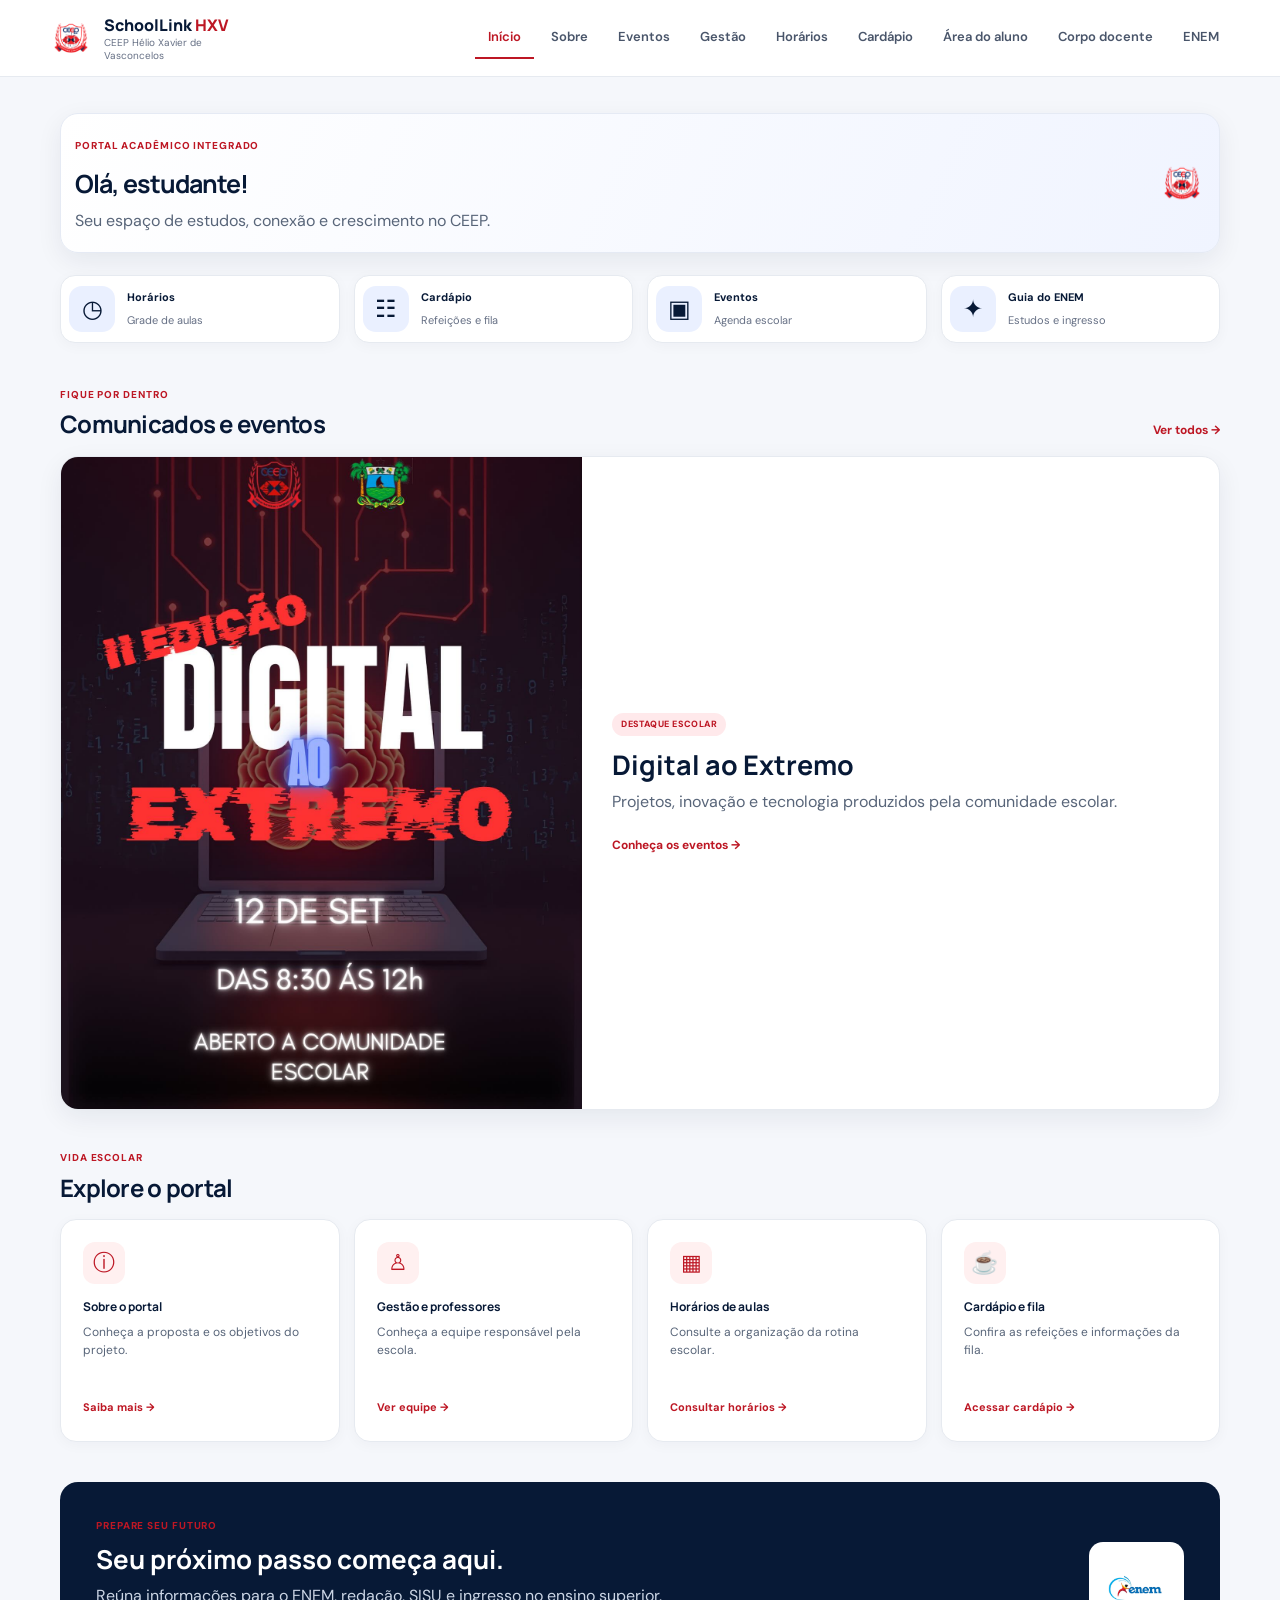
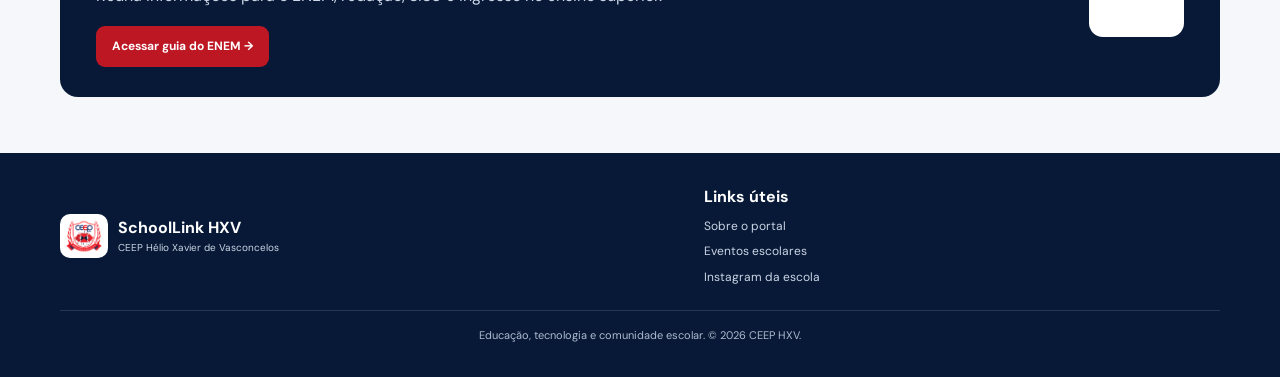
<file: index.html>
<!DOCTYPE html>
<html lang="pt-br"><head><meta charset="UTF-8"><meta name="viewport" content="width=device-width, initial-scale=1.0"><title>Início | SchoolLink HXV</title><link rel="stylesheet" href="style.css"><script src="JS.js" defer></script></head><body class="home-page">
<header class="site-header">
  
  <nav class="site-nav" aria-label="Navegação principal">
    <a class="brand" href="index.html"><img src="imagens/logo.png" alt="Brasão do CEEP"><span><strong>SchoolLink <em>HXV</em></strong><small>CEEP Hélio Xavier de Vasconcelos</small></span></a>
   
    <div class="desktop-links">
      <a href="index.html" class="active" data-page="index.html">Início</a>
      <a href="sobre.html" data-page="sobre.html">Sobre</a>
      <a href="eventos.html" data-page="eventos.html">Eventos</a>
      <a href="gestao.html" data-page="gestao.html">Gestão</a>
      <a href="horarios.html" data-page="horarios.html">Horários</a>
      <a href="cardapio.html" data-page="cardapio.html">Cardápio</a>
      <a href="alunos.html">Área do aluno</a>
      <a href="corpo-docente.html" aria-current="page">Corpo docente</a>
      <a href="guiaTreineiro.html" data-page="guiaTreineiro.html">ENEM</a>
    </div>
    
  </nav>
</header>
<nav class="mobile-nav" aria-label="Navegação mobile">
  <a href="index.html"  class="active" data-page="index.html"><span>⌂</span><small>Início</small></a>
  <a href="sobre.html" data-page="sobre.html"><span>ⓘ</span><small>Sobre</small></a>
  <a href="eventos.html" data-page="eventos.html"><span>▣</span><small>Eventos</small></a>
  <a href="gestao.html" data-page="gestao.html"><span>♙</span><small>Gestão</small></a>
  <a href="horarios.html" data-page="horarios.html"><span>◷</span><small>Horários</small></a>
  <a href="alunos.html" aria-current="page"><span aria-hidden="true">🎓</span><small>Aluno</small></a>
  <a href="corpo-docente.html"><span aria-hidden="true">🧑‍🏫</span><small>Docentes</small></a> 
  <a href="guiaTreineiro.html" data-page="guiaTreineiro.html">🕮<span> <small>ENEM</small></span></a>
</nav>
<main class="page-shell home-shell">
  <section class="welcome-panel"><div><span class="eyebrow">PORTAL ACADÊMICO INTEGRADO</span><h1>Olá, estudante!</h1><p>Seu espaço de estudos, conexão e crescimento no CEEP.</p></div><img src="imagens/logo.png" alt="Brasão do CEEP" class="welcome-seal"></section>
  <section class="quick-access" aria-label="Acesso rápido"><a href="horarios.html"><span class="quick-icon">◷</span><strong>Horários</strong><small>Grade de aulas</small></a><a href="cardapio.html"><span class="quick-icon">☷</span><strong>Cardápio</strong><small>Refeições e fila</small></a><a href="eventos.html"><span class="quick-icon">▣</span><strong>Eventos</strong><small>Agenda escolar</small></a><a href="guiaTreineiro.html"><span class="quick-icon">✦</span><strong>Guia do ENEM</strong><small>Estudos e ingresso</small></a></section>
  <section class="home-section"><div class="section-heading"><div><span class="eyebrow">FIQUE POR DENTRO</span><h2>Comunicados e eventos</h2></div><a class="text-link" href="eventos.html">Ver todos →</a></div><a class="event-feature" href="eventos.html"><img src="imagens/DIGITALEXTREMO.jpg" alt="Evento Digital ao Extremo"><div><span class="pill">DESTAQUE ESCOLAR</span><h3>Digital ao Extremo</h3><p>Projetos, inovação e tecnologia produzidos pela comunidade escolar.</p><span class="text-link">Conheça os eventos →</span></div></a></section>
  <section class="home-section"><div class="section-heading"><div><span class="eyebrow">VIDA ESCOLAR</span><h2>Explore o portal</h2></div></div><div class="portal-grid"><a href="sobre.html"><span>ⓘ</span><h3>Sobre o portal</h3><p>Conheça a proposta e os objetivos do projeto.</p><b>Saiba mais →</b></a><a href="gestao.html"><span>♙</span><h3>Gestão e professores</h3><p>Conheça a equipe responsável pela escola.</p><b>Ver equipe →</b></a><a href="horarios.html"><span>▦</span><h3>Horários de aulas</h3><p>Consulte a organização da rotina escolar.</p><b>Consultar horários →</b></a><a href="cardapio.html"><span>☕</span><h3>Cardápio e fila</h3><p>Confira as refeições e informações da fila.</p><b>Acessar cardápio →</b></a></div></section>
  <section class="study-banner"><div><span class="eyebrow">PREPARE SEU FUTURO</span><h2>Seu próximo passo começa aqui.</h2><p>Reúna informações para o ENEM, redação, SISU e ingresso no ensino superior.</p><a href="guiaTreineiro.html" class="primary-button">Acessar guia do ENEM →</a></div><img src="imagens/enem-logo.webp" alt="ENEM"></section>
</main>
<footer class="site-footer"><div class="footer-brand"><img
          src="imagens/logo.png" alt><div><strong>SchoolLink
            HXV</strong><small>CEEP Hélio Xavier de
            Vasconcelos</small></div></div><div><strong>Links úteis</strong><a
          href="sobre.html">Sobre o portal</a><a href="eventos.html">Eventos
          escolares</a><a href="https://www.instagram.com/ceephelioxavier/"
          target="_blank" rel="noreferrer">Instagram da
          escola</a></div><p>Educação, tecnologia e comunidade escolar. © 2026
        CEEP HXV.</p></footer>
  <script src="js/voltar-topo.js" defer></script>
</body></html>
</file>
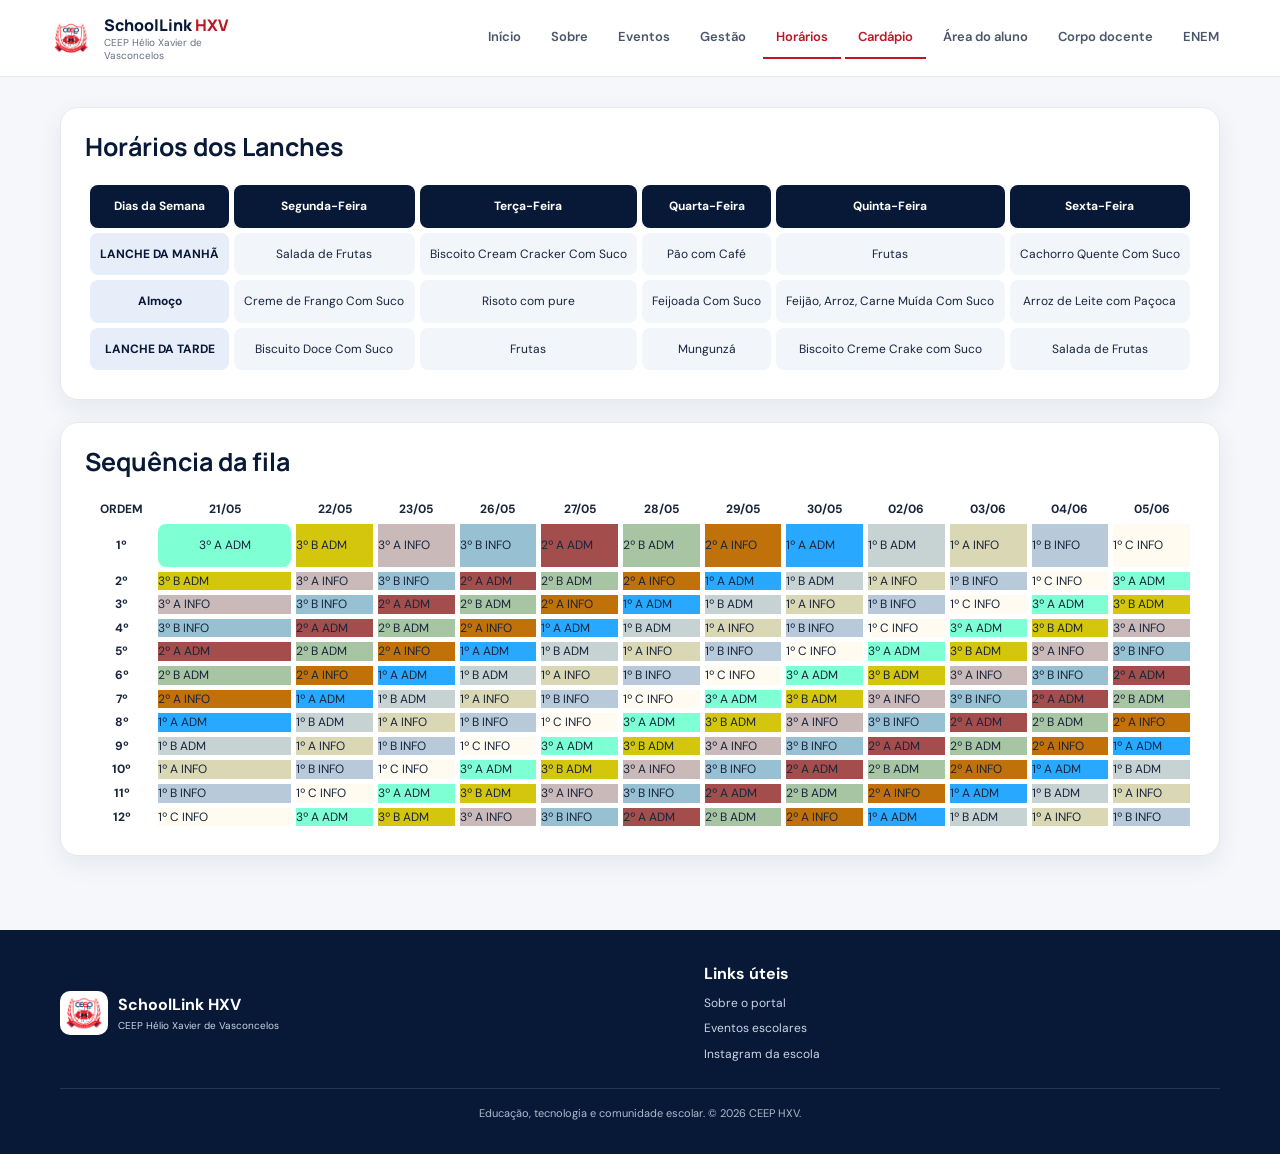
<file: cardapio.html>
<!DOCTYPE html>
<html lang="pt-br">

<head>
    <meta charset="UTF-8">
    <meta name="viewport" content="width=device-width, initial-scale=1.0">
    <title>Cardápio Escolar</title>
    <link rel="stylesheet" href="style.css">
    
    <script src="JS.js"></script>
</head>

<body>
    <header class="site-header">
  <nav class="site-nav" aria-label="Navegação principal">
    <a class="brand" href="index.html"><img src="imagens/logo.png" alt="Brasão do CEEP"><span><strong>SchoolLink <em>HXV</em></strong><small>CEEP Hélio Xavier de Vasconcelos</small></span></a>
    <div class="desktop-links">
        <a href="index.html" data-page="index.html">Início</a>
        <a href="sobre.html" data-page="sobre.html">Sobre</a>
        <a href="eventos.html" data-page="eventos.html">Eventos</a>
        <a href="gestao.html" data-page="gestao.html">Gestão</a>
        <a href="horarios.html" class="active" data-page="horarios.html">Horários</a>
        <a href="cardapio.html" data-page="cardapio.html">Cardápio</a>
        <a href="alunos.html">Área do aluno</a>
        <a href="corpo-docente.html" aria-current="page">Corpo docente</a>
        <a href="guiaTreineiro.html" data-page="guiaTreineiro.html">ENEM</a>
      </div>
  </nav>
</header>
<nav class="mobile-nav" aria-label="Navegação mobile">
  <a href="index.html" data-page="index.html"><span>⌂</span><small>Início</small></a>
  <a href="sobre.html" data-page="sobre.html"><span>ⓘ</span><small>Sobre</small></a>
  <a href="eventos.html" data-page="eventos.html"><span>▣</span><small>Eventos</small></a>
  <a href="gestao.html" data-page="gestao.html"><span>♙</span><small>Gestão</small></a>
  <a href="horarios.html" data-page="horarios.html"><span>◷</span><small>Horários</small></a>
  <a href="alunos.html"  aria-current="page"><span aria-hidden="true">🎓</span><small>Aluno</small></a>
  <a href="corpo-docente.html"><span aria-hidden="true">🧑‍🏫</span><small>Docentes</small></a> 
  <a href="guiaTreineiro.html" data-page="guiaTreineiro.html">🕮<span> <small>ENEM</small></span></a>
</nav>
    <main class="cardapio-main">
        <div class="cardapio-container">
            <h1 class="titulo-cardapio">Horários dos Lanches</h1>
            <table class="table-cardapio">
                <tr class="diasSemana-cardapio">
                    <td>Dias da Semana</td>
                    <td>Segunda-Feira</td>
                    <td>Terça-Feira</td>
                    <td>Quarta-Feira</td>
                    <td>Quinta-Feira</td>
                    <td>Sexta-Feira</td>
                </tr>
                <tr>
                    <td class="lanche-title">LANCHE DA MANHÃ</td>
                    <td class="lanche">Salada de Frutas</td>
                    <td class="lanche">Biscoito Cream Cracker Com Suco</td>
                    <td class="lanche">Pão com Café</td>
                    <td class="lanche">Frutas</td>
                    <td class="lanche">Cachorro Quente Com Suco</td>
                </tr>
                <tr>
                    <td class="almoco-title">Almoço</td>
                    <td class="almoco">Creme de Frango Com Suco</td>
                    <td class="almoco">Risoto com pure</td>
                    <td class="almoco">Feijoada Com Suco</td>
                    <td class="almoco">Feijão, Arroz, Carne Muída Com Suco</td>
                    <td class="almoco">Arroz de Leite com Paçoca</td>
                </tr>
                <tr>
                    <td class="lanche-title">LANCHE DA TARDE</td>
                    <td class="lanche">Biscuito Doce Com Suco</td>
                    <td class="lanche">Frutas</td>
                    <td class="lanche">Mungunzá</td>
                    <td class="lanche">Biscoito Creme Crake com Suco</td>
                    <td class="lanche">Salada de Frutas</td>
                </tr>
            </table>
        </div>


        <div class="fila-container">
            <h1 class="titulo-fila"> Sequência da fila</h1>
            <table class="fila-tabela">
                <tr>
                    <th>ORDEM</th>
                    <th>21/05</th>
                    <th>22/05</th>
                    <th>23/05</th>
                    <th>26/05</th>
                    <th>27/05</th>
                    <th>28/05</th>
                    <th>29/05</th>
                    <th>30/05</th>
                    <th>02/06</th>
                    <th>03/06</th>
                    <th>04/06</th>
                    <th>05/06</th>
                </tr>
                <tr>
                    <th>1º </th>
                    <td  class="fila-cell" style="background-color: aquamarine;">3º A ADM</td>
                    <td style="background-color:#d3c60c;">3º B ADM</td>
                    <td style="background-color: #cab9b9;">3º A INFO</td>
                    <td style="background-color: #97c0d3;">3º B INFO</td>
                    <td style="background-color: #a34d4d;">2º A ADM</td>
                    <td style="background-color: #a7c5a3;">2º B ADM</td>
                    <td style="background-color: #c07109;">2º A INFO</td>
                    <td style="background-color: #28a9ff;">1º A ADM</td>
                    <td style="background-color: #c7d2d3;">1º B ADM</td>
                    <td style="background-color: #dad7b5;">1º A INFO</td>
                    <td style="background-color: #b8cada;">1º B INFO</td>
                    <td style="background-color:#fffbf0">1º C INFO</td>

                </tr>
                <tr>
                    <th>2º</th>
                    <td style="background-color:#d3c60c;">3º B ADM</td>
                    <td style="background-color: #cab9b9;">3º A INFO</td>
                    <td style="background-color: #97c0d3;">3º B INFO</td>
                    <td style="background-color: #a34d4d;">2º A ADM</td>
                    <td style="background-color: #a7c5a3;">2º B ADM</td>
                    <td style="background-color: #c07109;">2º A INFO</td>
                    <td style="background-color: #28a9ff;">1º A ADM</td>
                    <td style="background-color: #c7d2d3;">1º B ADM</td>
                    <td style="background-color: #dad7b5;">1º A INFO</td>
                    <td style="background-color: #b8cada;">1º B INFO</td>
                    <td style="background-color:#fffbf0">1º C INFO</td>
                    <td style="background-color: aquamarine;">3º A ADM</td>
                </tr>
                <tr>
                    <th>3º</th>
                    <td style="background-color: #cab9b9;">3º A INFO</td>
                    <td style="background-color: #97c0d3;">3º B INFO</td>
                    <td style="background-color: #a34d4d;">2º A ADM</td>
                    <td style="background-color: #a7c5a3;">2º B ADM</td>
                    <td style="background-color: #c07109;">2º A INFO</td>
                    <td style="background-color: #28a9ff;">1º A ADM</td>
                    <td style="background-color: #c7d2d3;">1º B ADM</td>
                    <td style="background-color: #dad7b5;">1º A INFO</td>
                    <td style="background-color: #b8cada;">1º B INFO</td>
                    <td style="background-color:#fffbf0">1º C INFO</td>
                    <td style="background-color: aquamarine;">3º A ADM</td>
                    <td style="background-color: #d3c60c;">3º B ADM</td>
                </tr>
                <tr>
                    <th>4º</th>
                    <td style="background-color: #97c0d3;">3º B INFO</td>
                    <td style="background-color: #a34d4d;">2º A ADM</td>
                    <td style="background-color: #a7c5a3;">2º B ADM</td>
                    <td style="background-color: #c07109;">2º A INFO</td>
                    <td style="background-color: #28a9ff;">1º A ADM </td>
                    <td style="background-color: #c7d2d3;">1º B ADM</td>
                    <td style="background-color: #dad7b5;">1º A INFO</td>
                    <td style="background-color: #b8cada;">1º B INFO</td>
                    <td style="background-color: #fffbf0;">1º C INFO</td>
                    <td style="background-color: aquamarine;">3º A ADM</td>
                    <td style="background-color:#d3c60c;">3º B ADM</td>
                    <td style="background-color: #cab9b9;">3º A INFO</td>
                </tr>
                <tr>
                    <th>5º</th>
                    <td style="background-color: #a34d4d;">2º A ADM</td>
                    <td style="background-color: #a7c5a3;">2º B ADM</td>
                    <td style="background-color: #c07109;">2º A INFO</td>
                    <td style="background-color: #28a9ff;">1º A ADM</td>
                    <td style="background-color: #c7d2d3;">1º B ADM</td>
                    <td style="background-color: #dad7b5;">1º A INFO</td>
                    <td style="background-color: #b8cada;">1º B INFO</td>
                    <td style="background-color:#fffbf0">1º C INFO</td>
                    <td style="background-color: aquamarine;">3º A ADM</td>
                    <td style="background-color:#d3c60c;">3º B ADM</td>
                    <td style="background-color: #cab9b9;">3º A INFO</td>
                    <td style="background-color: #97c0d3;">3º B INFO</td>
                </tr>
                <tr>
                    <th>6º</th>
                    <td style="background-color: #a7c5a3;">2º B ADM</td>
                    <td style="background-color: #c07109;">2º A INFO</td>
                    <td style="background-color: #28a9ff;">1º A ADM</td>
                    <td style="background-color: #c7d2d3;">1º B ADM</td>
                    <td style="background-color: #dad7b5;">1º A INFO</td>
                    <td style="background-color: #b8cada;">1º B INFO</td>
                    <td style="background-color:#fffbf0">1º C INFO</td>
                    <td style="background-color: aquamarine;">3º A ADM</td>
                    <td style="background-color:#d3c60c;">3º B ADM</td>
                    <td style="background-color: #cab9b9;">3º A INFO</td>
                    <td style="background-color: #97c0d3;">3º B INFO</td>
                    <td style="background-color: #a34d4d;">2º A ADM</td>
                </tr>
                <tr>
                    <th>7º</th>
                    <td style="background-color: #c07109;">2º A INFO</td>
                    <td style="background-color: #28a9ff;">1º A ADM</td>
                    <td style="background-color: #c7d2d3;">1º B ADM</td>
                    <td style="background-color: #dad7b5;">1º A INFO</td>
                    <td style="background-color: #b8cada;">1º B INFO</td>
                    <td style="background-color:#fffbf0">1º C INFO</td>
                    <td style="background-color: aquamarine;">3º A ADM</td>
                    <td style="background-color:#d3c60c;">3º B ADM</td>
                    <td style="background-color: #cab9b9;">3º A INFO</td>
                    <td style="background-color: #97c0d3;">3º B INFO</td>
                    <td style="background-color: #a34d4d;">2º A ADM</td>
                    <td style="background-color: #a7c5a3;">2º B ADM</td>
                </tr>
                <tr>
                    <th>8º</th>
                    <td style="background-color: #28a9ff;">1º A ADM</td>
                    <td style="background-color: #c7d2d3;">1º B ADM</td>
                    <td style="background-color: #dad7b5;">1º A INFO</td>
                    <td style="background-color: #b8cada;">1º B INFO</td>
                    <td style="background-color:#fffbf0">1º C INFO</td>
                    <td style="background-color: aquamarine;">3º A ADM</td>
                    <td style="background-color:#d3c60c;">3º B ADM</td>
                    <td style="background-color: #cab9b9;">3º A INFO</td>
                    <td style="background-color: #97c0d3;">3º B INFO</td>
                    <td style="background-color: #a34d4d;">2º A ADM</td>
                    <td style="background-color: #a7c5a3;">2º B ADM</td>
                    <td style="background-color: #c07109;">2º A INFO</td>
                </tr>
                <tr>
                    <th>9º</th>
                    <td style="background-color: #c7d2d3;">1º B ADM</td>
                    <td style="background-color: #dad7b5;">1º A INFO</td>
                    <td style="background-color: #b8cada;">1º B INFO</td>
                    <td style="background-color:#fffbf0">1º C INFO</td>
                    <td style="background-color: aquamarine;">3º A ADM</td>
                    <td style="background-color:#d3c60c;">3º B ADM</td>
                    <td style="background-color: #cab9b9;">3º A INFO</td>
                    <td style="background-color: #97c0d3;">3º B INFO</td>
                    <td style="background-color: #a34d4d;">2º A ADM</td>
                    <td style="background-color: #a7c5a3;">2º B ADM</td>
                    <td style="background-color: #c07109;">2º A INFO</td>
                    <td style="background-color: #28a9ff;">1º A ADM </td>
                </tr>
                <tr>
                    <th>10º</th>
                    <td style="background-color: #dad7b5;">1º A INFO</td>
                    <td style="background-color: #b8cada;">1º B INFO</td>
                    <td style="background-color:#fffbf0">1º C INFO</td>
                    <td style="background-color: aquamarine;">3º A ADM</td>
                    <td style="background-color:#d3c60c;">3º B ADM</td>
                    <td style="background-color: #cab9b9;">3º A INFO</td>
                    <td style="background-color: #97c0d3;">3º B INFO</td>
                    <td style="background-color: #a34d4d;">2º A ADM</td>
                    <td style="background-color: #a7c5a3;">2º B ADM</td>
                    <td style="background-color: #c07109;">2º A INFO</td>
                    <td style="background-color: #28a9ff;">1º A ADM</td>
                    <td style="background-color: #c7d2d3;">1º B ADM</td>
                </tr>
                <tr>
                    <th>11º</th>
                    <td style="background-color: #b8cada;">1º B INFO</td>
                    <td style="background-color:#fffbf0">1º C INFO</td>
                    <td style="background-color: aquamarine;">3º A ADM</td>
                    <td style="background-color:#d3c60c;">3º B ADM</td>
                    <td style="background-color: #cab9b9;">3º A INFO</td>
                    <td style="background-color: #97c0d3;">3º B INFO</td>
                    <td style="background-color: #a34d4d;">2º A ADM</td>
                    <td style="background-color: #a7c5a3;">2º B ADM</td>
                    <td style="background-color: #c07109;">2º A INFO</td>
                    <td style="background-color: #28a9ff;">1º A ADM</td>
                    <td style="background-color: #c7d2d3;">1º B ADM</td>
                    <td style="background-color: #dad7b5;">1º A INFO</td>
                </tr>
                <tr>
                    <th>12º</th>
                    <td style="background-color:#fffbf0">1º C INFO</td>
                    <td style="background-color: aquamarine;">3º A ADM</td>
                    <td style="background-color:#d3c60c;">3º B ADM</td>
                    <td style="background-color: #cab9b9;">3º A INFO</td>
                    <td style="background-color: #97c0d3;">3º B INFO</td>
                    <td style="background-color: #a34d4d;">2º A ADM</td>
                    <td style="background-color: #a7c5a3;">2º B ADM</td>
                    <td style="background-color: #c07109;">2º A INFO</td>
                    <td style="background-color: #28a9ff;">1º A ADM</td>
                    <td style="background-color: #c7d2d3;">1º B ADM</td>
                    <td style="background-color: #dad7b5;">1º A INFO</td>
                    <td style="background-color: #b8cada;">1º B INFO</td>
                </tr>
            </table>
        </div>
    </main>
    <footer class="site-footer"><div class="footer-brand"><img
          src="imagens/logo.png" alt><div><strong>SchoolLink
            HXV</strong><small>CEEP Hélio Xavier de
            Vasconcelos</small></div></div><div><strong>Links úteis</strong><a
          href="sobre.html">Sobre o portal</a><a href="eventos.html">Eventos
          escolares</a><a href="https://www.instagram.com/ceephelioxavier/"
          target="_blank" rel="noreferrer">Instagram da
          escola</a></div><p>Educação, tecnologia e comunidade escolar. © 2026
        CEEP HXV.</p></footer>
    <script src="js/voltar-topo.js" defer></script>
</body>

</html>
</file>
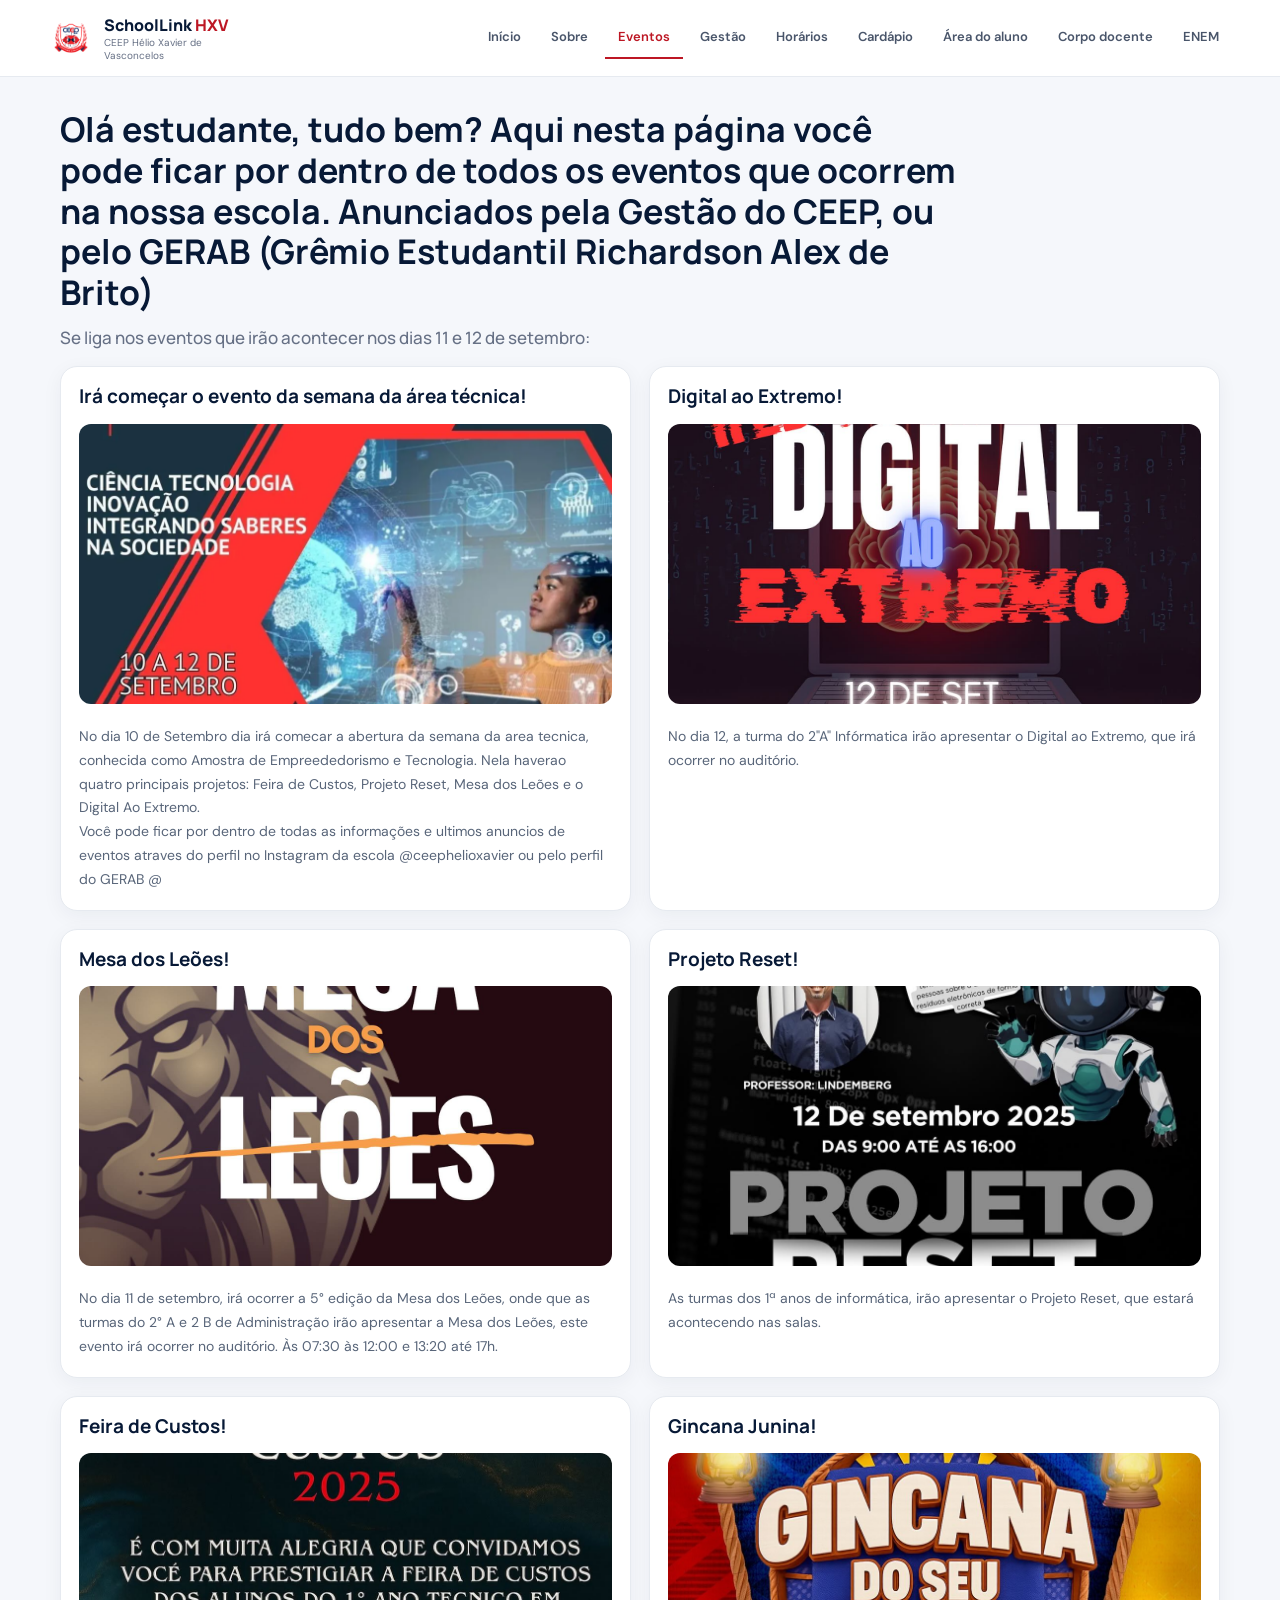
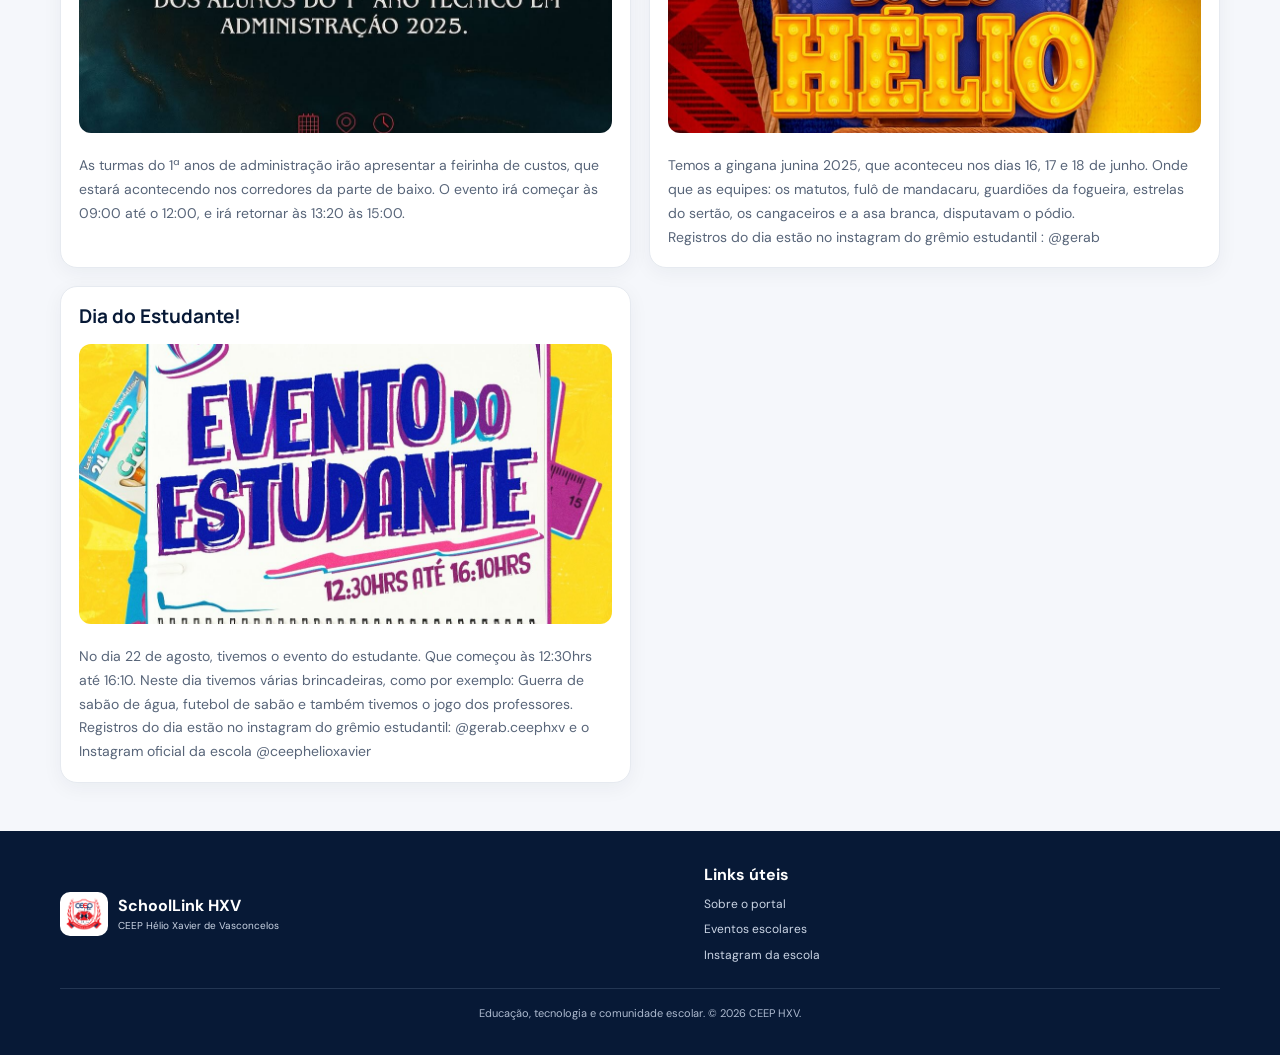
<file: eventos.html>
<!DOCTYPE html>
<html lang="pt-br">

<head>
    <meta charset="UTF-8">
    <meta name="viewport" content="width=device-width, initial-scale=1.0">
    <title>Eventos</title>
    <link rel="stylesheet" href="style.css">
    
    <script src="JS.js"></script>
</head>

<body style=>

    <header class="site-header">
  <nav class="site-nav" aria-label="Navegação principal">
    <a class="brand" href="index.html"><img src="imagens/logo.png" alt="Brasão do CEEP"><span><strong>SchoolLink <em>HXV</em></strong><small>CEEP Hélio Xavier de Vasconcelos</small></span></a>
    <div class="desktop-links">
        <a href="index.html" data-page="index.html">Início</a>
        <a href="sobre.html" data-page="sobre.html">Sobre</a>
        <a href="eventos.html" class="active" data-page="eventos.html">Eventos</a>
        <a href="gestao.html" data-page="gestao.html">Gestão</a>
        <a href="horarios.html" data-page="horarios.html">Horários</a>
        <a href="cardapio.html" data-page="cardapio.html">Cardápio</a>
        <a href="alunos.html">Área do aluno</a>
        <a href="corpo-docente.html" aria-current="page">Corpo docente</a>
        <a href="guiaTreineiro.html" data-page="guiaTreineiro.html">ENEM</a>
      </div>
      
  </nav>
</header>
<nav class="mobile-nav" aria-label="Navegação mobile">
    <a href="index.html" data-page="index.html"><span>⌂</span><small>Início</small></a>
    <a href="sobre.html" data-page="sobre.html"><span>ⓘ</span><small>Sobre</small></a>
    <a href="eventos.html" class="active" data-page="eventos.html"><span>▣</span><small>Eventos</small></a>
    <a href="gestao.html" data-page="gestao.html"><span>♙</span><small>Gestão</small></a>
    <a href="horarios.html" data-page="horarios.html"><span>◷</span><small>Horários</small></a>
    <a href="alunos.html"  aria-current="page"><span aria-hidden="true">🎓</span><small>Aluno</small></a>
    <a href="corpo-docente.html"><span aria-hidden="true">🧑‍🏫</span><small>Docentes</small></a> 
    <a href="guiaTreineiro.html" data-page="guiaTreineiro.html">🕮<span> <small>ENEM</small></span></a>
  </nav>


<div class="div-eventos">
    <h1>Olá estudante, tudo bem? Aqui nesta página você pode ficar por dentro de todos os eventos que ocorrem na nossa
        escola. Anunciados pela Gestão do CEEP, ou pelo GERAB (Grêmio Estudantil Richardson Alex de Brito)</h1>
    <h2>Se liga nos eventos que irão acontecer nos dias 11 e 12 de setembro:</h2>
</div>


<div class="itemEventos">

    <div>
        <h1 alt="evento da area tecnica"> Irá começar o evento da semana da área técnica! </h1>
        <img src="imagens/AMOSTRA.webp" alt="area tecnica">
        <p> No dia 10 de Setembro
            dia irá comecar a abertura da semana da area tecnica, conhecida como Amostra de Empreededorismo e
            Tecnologia. Nela haverao quatro principais projetos: Feira de Custos, Projeto Reset, Mesa dos Leões e o
            Digital Ao Extremo. <br> Você pode ficar por dentro de todas as informações e ultimos anuncios de eventos
            atraves do perfil no Instagram da escola <a href="https://www.instagram.com/ceephelioxavier/"
                target="_blank">@ceephelioxavier</a> ou pelo perfil
            do GERAB @</p>
    </div>
    <div>
        <h1 alt="evento da area tecnica"> Digital ao Extremo! </h1>
        <img src="imagens/DIGITALEXTREMO.jpg" alt="imagem de evento da escola">
        <p> No dia 12, a turma do 2"A" Infórmatica irão apresentar o Digital ao
            Extremo, que irá ocorrer no auditório. </p>
    </div>
    <div>
        <h1 alt="evento da area tecnica"> Mesa dos Leões! </h1>

        <img src="imagens/mesa dos leoes.jpg" alt="imagem da mesa">
        </img>
        <p> No dia 11 de setembro, irá ocorrer a 5° edição da Mesa dos Leões, onde que as turmas do 2° A e 2 B de
            Administração irão apresentar a Mesa dos Leões, este evento irá ocorrer no auditório. Às 07:30 às
            12:00 e 13:20 até 17h.
        </p>
    </div>
    <div>
        <h1 alt="evento da area tecnica"> Projeto Reset! </h1>
        <img src="imagens/RESET.jpg" alt="image do projeto reset">
        <p>As turmas dos 1ª anos de informática, irão apresentar o Projeto Reset, que estará acontecendo nas salas.</p>
    </div>

    <div>
        <h1 alt="evento da area tecnica"> Feira de Custos! </h1>
        <img src="imagens/FEIRACUSTOS.jpg" alt="imagem do evento da feira">
        <p>As turmas do 1ª anos de administração irão apresentar a feirinha de custos, que estará acontecendo nos corredores da parte de baixo. O evento irá começar às 09:00 até o 12:00, e irá retornar às 13:20 às  15:00. </p>
    </div>

    <div>
        <h1 alt="evento da area tecnica"> Gincana Junina! </h1>
        <img src="imagens/JUNINA.jpg" alt="imagem da gincana">
        <p>Temos a gingana junina 2025, que aconteceu nos dias 16, 17 e 18 de junho. Onde que as equipes: os matutos,
            fulô de mandacaru, guardiões da fogueira, estrelas do sertão, os cangaceiros e a asa branca, disputavam o pódio.
            <br>
            Registros do dia estão no instagram do grêmio estudantil
            : <a href="https://www.instagram.com/gerab.ceephxv/"> @gerab</a>
        </p>
    </div>
    <div>
        <h1 alt="evento da area tecnica"> Dia do Estudante! </h1>

        <img src="imagens/DIAESTUDANTE.jpg" alt="imagem do dia do estudante">
        </img>
        <p> No dia 22 de agosto, tivemos o evento do estudante. Que começou às 12:30hrs até 16:10. Neste dia tivemos várias brincadeiras, como por exemplo: Guerra de sabão de água, futebol de sabão e também tivemos o jogo dos professores. Registros do dia estão no instagram do grêmio estudantil: <a href="https://www.instagram.com/gerab.ceephxv/" target="_blank">@gerab.ceephxv</a> e o Instagram oficial da escola <a href="https://www.instagram.com/ceephelioxavier/" target="_blank">@ceephelioxavier</a></p>
    </div>
</div>
<footer class="site-footer"><div class="footer-brand"><img
          src="imagens/logo.png" alt><div><strong>SchoolLink
            HXV</strong><small>CEEP Hélio Xavier de
            Vasconcelos</small></div></div><div><strong>Links úteis</strong><a
          href="sobre.html">Sobre o portal</a><a href="eventos.html">Eventos
          escolares</a><a href="https://www.instagram.com/ceephelioxavier/"
          target="_blank" rel="noreferrer">Instagram da
          escola</a></div><p>Educação, tecnologia e comunidade escolar. © 2026
        CEEP HXV.</p></footer>
    <script src="js/voltar-topo.js" defer></script>
</body>

</html>
</file>
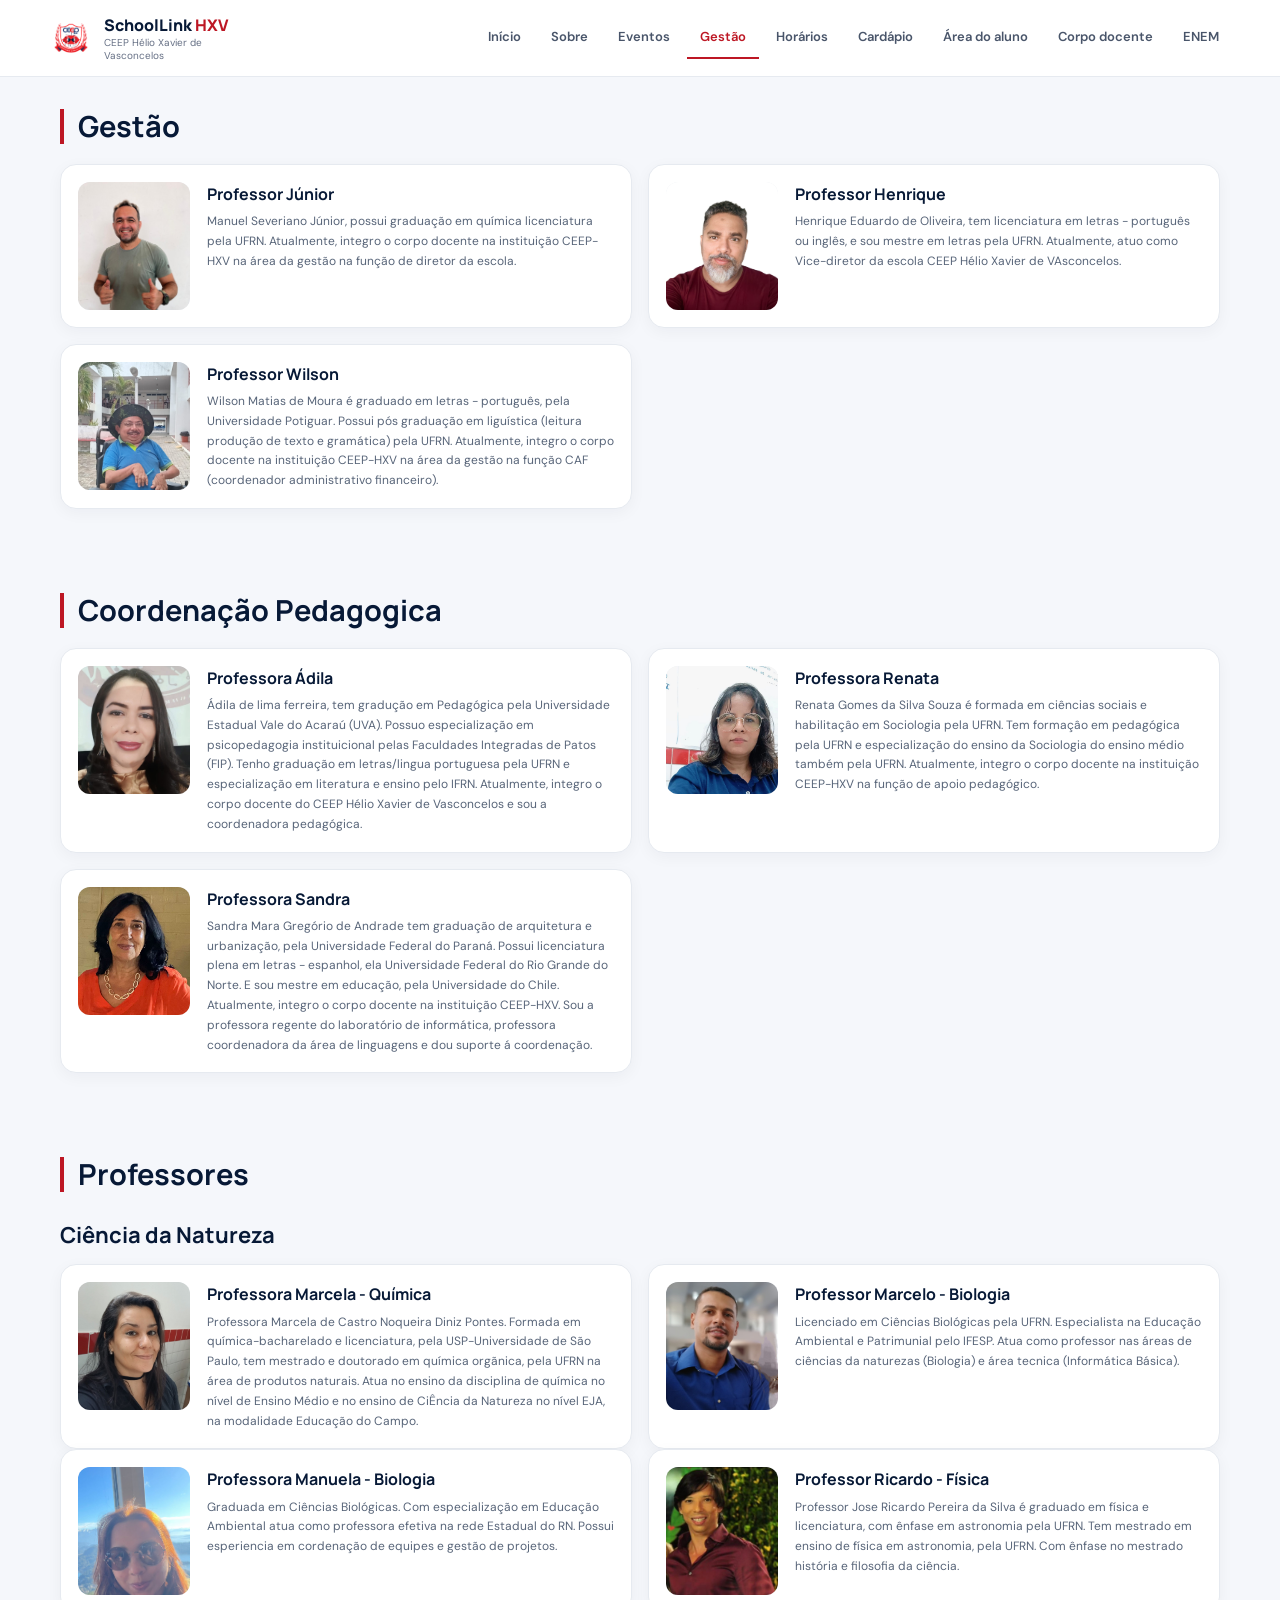
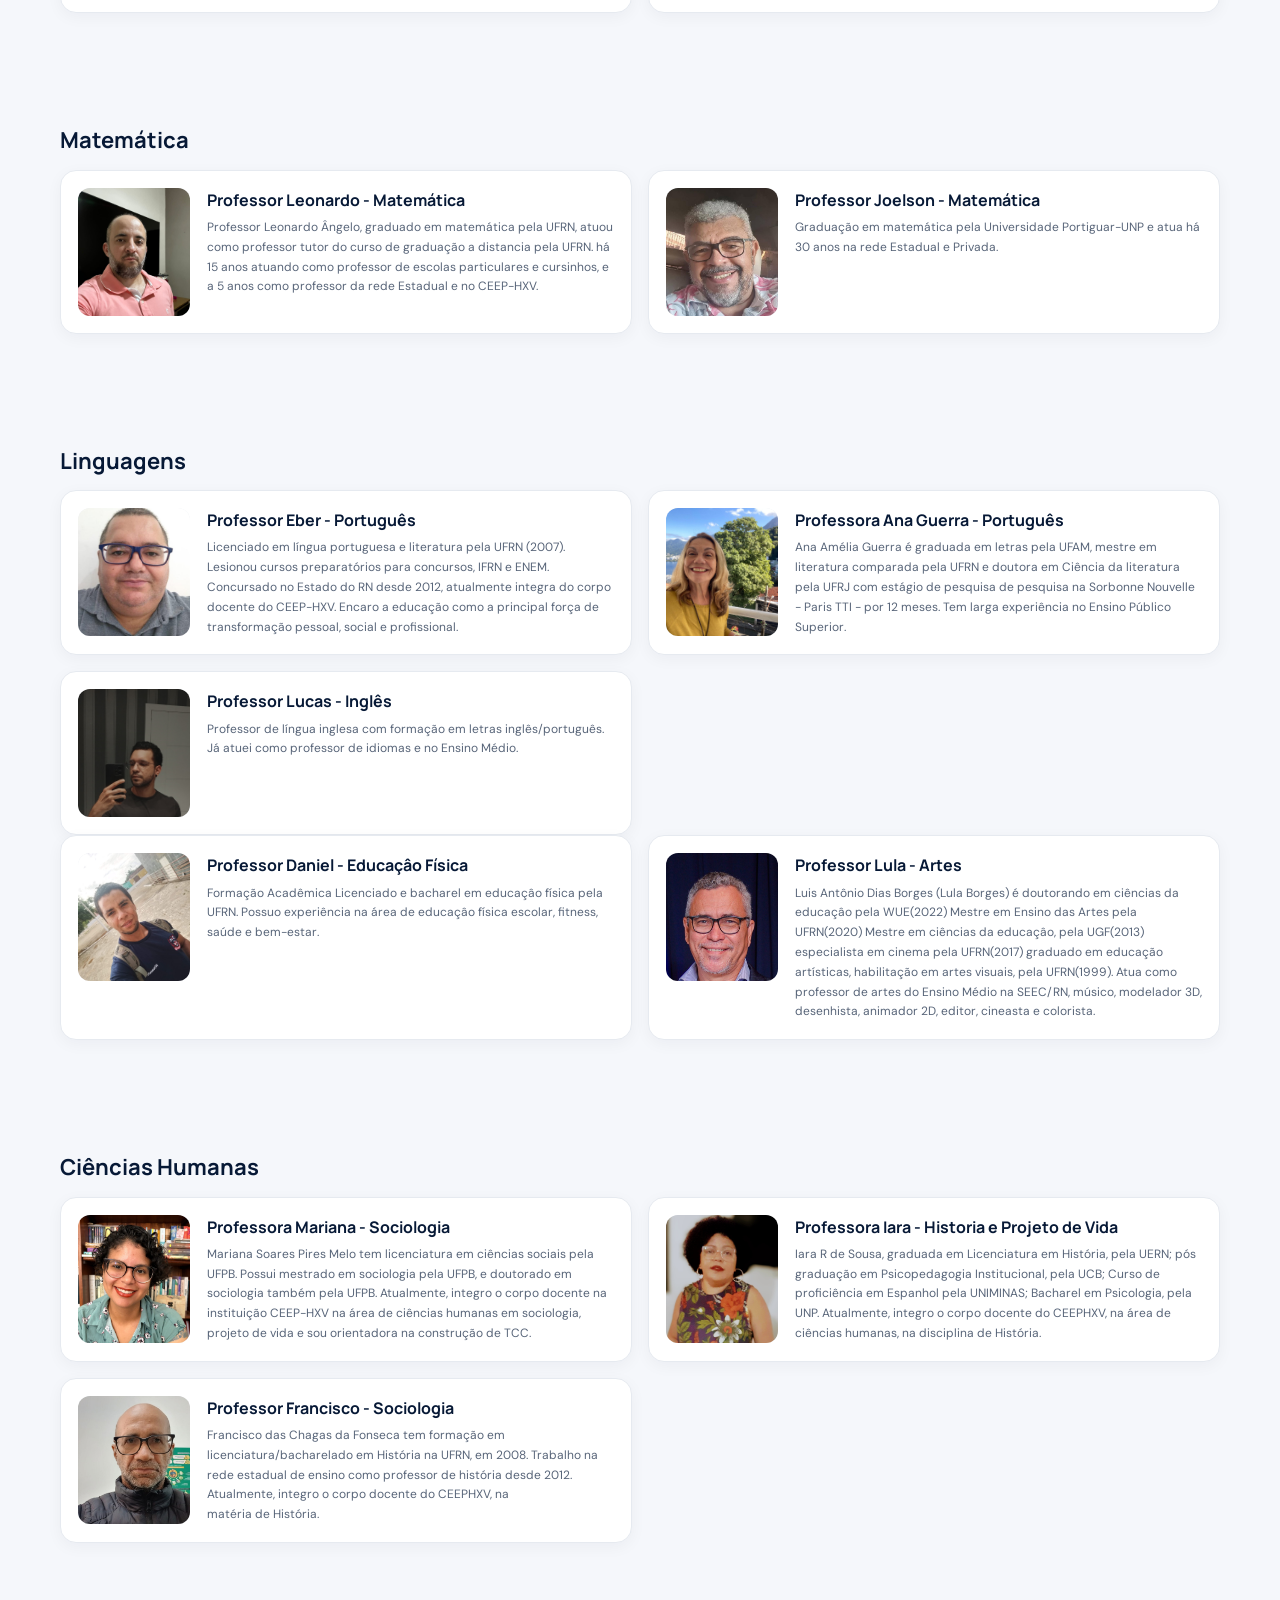
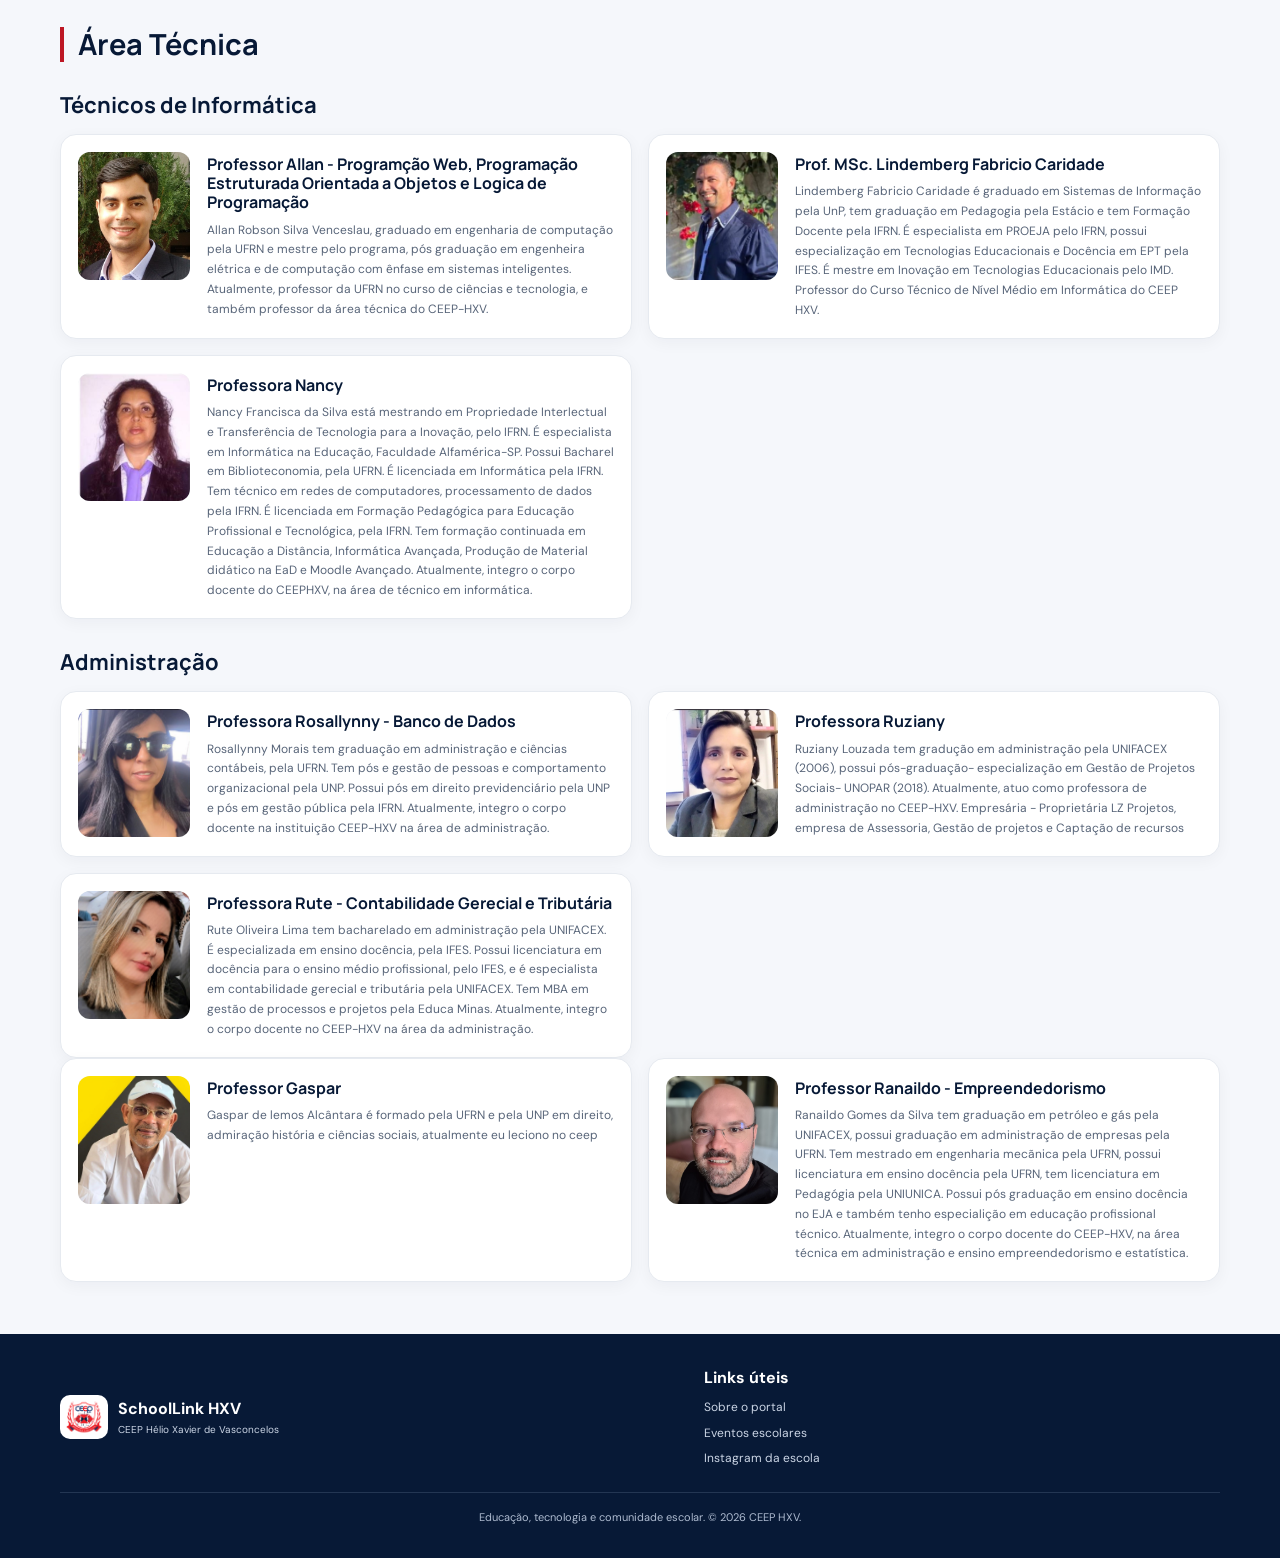
<file: gestao.html>
<!DOCTYPE html>
<html lang="pt-br">

<head>
    <meta charset="UTF-8">
    <meta name="viewport" content="width=device-width, initial-scale=1.0">
    <title>Gestão & Professores </title>
    <link rel="stylesheet" href="style.css">
    
    
    <script src="JS.js"></script>
</head>

<body>
    <header class="site-header">
  <nav class="site-nav" aria-label="Navegação principal">
    <a class="brand" href="index.html"><img src="imagens/logo.png" alt="Brasão do CEEP"><span><strong>SchoolLink <em>HXV</em></strong><small>CEEP Hélio Xavier de Vasconcelos</small></span></a>
    <div class="desktop-links">
        <a href="index.html" data-page="index.html">Início</a>
        <a href="sobre.html" data-page="sobre.html">Sobre</a>
        <a href="eventos.html" data-page="eventos.html">Eventos</a>
        <a href="gestao.html"  class="active" data-page="gestao.html">Gestão</a>
        <a href="horarios.html" data-page="horarios.html">Horários</a>
        <a href="cardapio.html" data-page="cardapio.html">Cardápio</a>
        <a href="alunos.html">Área do aluno</a>
        <a href="corpo-docente.html" aria-current="page">Corpo docente</a>
        <a href="guiaTreineiro.html" data-page="guiaTreineiro.html">ENEM</a>
      </div>
  </nav>
</header>
<nav class="mobile-nav" aria-label="Navegação mobile">
    <a href="index.html" data-page="index.html"><span>⌂</span><small>Início</small></a>
    <a href="sobre.html" data-page="sobre.html"><span>ⓘ</span><small>Sobre</small></a>
    <a href="eventos.html" data-page="eventos.html"><span>▣</span><small>Eventos</small></a>
    <a href="gestao.html" class="active" data-page="gestao.html"><span>♙</span><small>Gestão</small></a>
    <a href="horarios.html" data-page="horarios.html"><span>◷</span><small>Horários</small></a>
    <a href="alunos.html" aria-current="page"><span aria-hidden="true">🎓</span><small>Aluno</small></a>
    <a href="corpo-docente.html"><span aria-hidden="true">🧑‍🏫</span><small>Docentes</small></a>
    <a href="guiaTreineiro.html" data-page="guiaTreineiro.html">🕮<span> <small>ENEM</small></span></a> 
  </nav>
    <div class="professor-container">

        <h1 class="titulo-cargo"> Gestão </h1>

        <div class="professores-cards">
            <div class="professor-info">

                <img src="imagens/Padim.jpg" alt="Júnior" class="professor-image">

                <div class="professor-profile">
                    <h3>Professor Júnior</h3>
                    <p>Manuel Severiano Júnior, possui graduação em química licenciatura pela UFRN. Atualmente, integro
                        o
                        corpo
                        docente na instituição CEEP-HXV na área da gestão na função de diretor da escola. </p>
                </div>
            </div>



            <div class="professor-info">

                <img src="imagens/Henrique.jpg" alt="Henrique" class="professor-image">

                <div class="professor-profile">
                    <h3>Professor Henrique</h3>
                    <p>Henrique Eduardo de Oliveira, tem licenciatura em letras - português ou inglês, e sou mestre em
                        letras
                        pela
                        UFRN. Atualmente, atuo como Vice-diretor da escola CEEP Hélio Xavier de VAsconcelos. </p>
                </div>
            </div>


            <div class="professor-info">

                <img src="imagens/Wilson.jpg" alt="Wilson" class="professor-image">

                <div class="professor-profile">
                    <h3>Professor Wilson</h3>
                    <p>Wilson Matias de Moura é graduado em letras - português, pela Universidade Potiguar. Possui pós
                        graduação
                        em
                        liguística (leitura produção de texto e gramática) pela UFRN. Atualmente, integro o corpo
                        docente na
                        instituição CEEP-HXV na área da gestão na função CAF (coordenador administrativo financeiro).
                    </p>
                </div>
            </div>
        </div>
    </div>
    <div class="professor-container">

        <h1 class="titulo-cargo">Coordenação Pedagogica </h1>

        <div class="professores-cards">
            <div class="professor-info">

                <img src="imagens/Adila.jpg" alt="Ádila" class="professor-image">

                <div class="professor-profile">
                    <h3>Professora Ádila</h3>
                    <p>Ádila de lima ferreira, tem gradução em Pedagógica pela Universidade Estadual Vale do Acaraú
                        (UVA).
                        Possuo
                        especialização em psicopedagogia instituicional pelas Faculdades Integradas de Patos (FIP).
                        Tenho
                        graduação
                        em letras/lingua portuguesa pela UFRN e especialização em literatura e ensino pelo IFRN.
                        Atualmente,
                        integro
                        o corpo docente do CEEP Hélio Xavier de Vasconcelos e sou a coordenadora pedagógica. </p>
                </div>
            </div>



            <div class="professor-info">
                <img src="imagens/Renata.jpg" alt="Renata" class="professor-image">
                <div class="professor-profile">
                    <h3>Professora Renata</h3>
                    <p>Renata Gomes da Silva Souza é formada em ciências sociais e habilitaçâo em Sociologia pela UFRN.
                        Tem
                        formaçâo
                        em pedagógica pela UFRN e especialização do ensino da Sociologia do ensino médio também pela
                        UFRN.
                        Atualmente, integro o corpo docente na instituição CEEP-HXV na função de apoio pedagógico. </p>
                </div>
            </div>


            <div class="professor-info">
                <img src="imagens/Sandra.jpg" alt="Sandra" class="professor-image">
                <div class="professor-profile">
                    <h3>Professora Sandra</h3>
                    <p>Sandra Mara Gregório de Andrade tem graduação de arquitetura e urbanização, pela Universidade
                        Federal
                        do
                        Paraná. Possui licenciatura plena em letras - espanhol, ela Universidade Federal do Rio Grande
                        do
                        Norte. E
                        sou mestre em educação, pela Universidade do Chile. Atualmente, integro o corpo docente na
                        instituição
                        CEEP-HXV. Sou a professora regente do laboratório de informática, professora coordenadora da
                        área de
                        linguagens e dou suporte á coordenação. </p>
                </div>
            </div>
        </div>
    </div>
    <div class="professor-container">

        <h1 class="titulo-cargo">Professores</h1>

        <h2 class="titulo-area">Ciência da Natureza</h2>

        <div class="professores-cards">



            <div class="professor-info">
                <img src="imagens/Marcela.jpg" alt="Marcela" class="professor-image">
                <div class="professor-profile">
                    <h3>Professora Marcela - Química</h3>

                    <p>Professora Marcela de Castro Noqueira Diniz Pontes. Formada em química-bacharelado e
                        licenciatura, pela
                        USP-Universidade de São Paulo, tem mestrado e doutorado em química orgãnica, pela UFRN na
                        área
                        de produtos
                        naturais. Atua no ensino da disciplina de química no nível de Ensino Médio e no ensino de
                        CiÊncia da
                        Natureza no nível EJA, na modalidade Educação do Campo. </p>
                </div>
            </div>

            <div class="professor-info">
                <img src="imagens/Marcelo.jpg" alt="Marcelo" class="professor-image">
                <div class="professor-profile">
                    <h3>Professor Marcelo - Biologia</h3>

                    <p>Licenciado em Ciências Biológicas pela UFRN. Especialista na Educação Ambiental e Patrimunial
                        pelo IFESP.
                        Atua como professor nas áreas de ciências da naturezas (Biologia) e área tecnica
                        (Informática Básica).</p>
                </div>
            </div>
        </div>
        <div class="professores-cards">
            <div class="professor-info">
                <img src="imagens/Manuela.jpg" alt="Manuela" class="professor-image">
                <div class="professor-profile">
                    <h3>Professora Manuela - Biologia</h3>

                    <p>Graduada em Ciências Biológicas. Com especialização em Educação Ambiental atua como
                        professora efetiva na
                        rede Estadual do RN. Possui esperiencia em cordenação de equipes e gestão de projetos.
                    </p>
                </div>
            </div>
            <div class="professor-info">
                <img src="imagens/Ricardo.jpg" alt="Ricardo" class="professor-image">
                <div class="professor-profile">
                    <h3>Professor Ricardo - Física</h3>
                    <p>Professor Jose Ricardo Pereira da Silva é graduado em física e licenciatura, com
                        ênfase em astronomia pela
                        UFRN. Tem mestrado em ensino de física em astronomia, pela UFRN. Com ênfase no
                        mestrado história e filosofia
                        da ciência. </p>
                </div>
            </div>
        </div>
    </div>

    <div class="professor-container">
        <h2 class="titulo-area">Matemática</h2>
        <div class="professores-cards">
            <div class="professor-info">
                <img src="imagens/Leo.jpg" alt="Leonardo" class="professor-image">
                <div class="professor-profile">
                    <h3>Professor Leonardo - Matemática</h3>

                    <p>Professor Leonardo Ângelo, graduado em matemática pela UFRN, atuou como professor
                        tutor do curso de graduação
                        a distancia pela UFRN. há 15 anos atuando como professor de escolas particulares
                        e cursinhos, e a 5 anos
                        como professor da rede Estadual e no CEEP-HXV.</p>
                </div>
            </div>

            <div class="professor-info">
                <img src="imagens/Sorvetinho.jpg" alt="Joelson" class="professor-image">
                <div class="professor-profile">
                    <h3>Professor Joelson - Matemática</h3>

                    <p>Graduação em matemática pela Universidade Portiguar-UNP e atua há 30 anos na
                        rede Estadual e Privada.</p>
                </div>
            </div>
        </div>
    </div>
    <div class="professor-container">
        <h2 class="titulo-area">Linguagens</h2>

        <div class="professores-cards">
            <div class="professor-info">
                <img src="imagens/Eber.jpg" alt="Eber" class="professor-image">
                <div class="professor-profile">
                    <h3>Professor Eber - Português</h3>

                    <p>Licenciado em língua portuguesa e literatura pela UFRN (2007). Lesionou
                        cursos preparatórios para concursos,
                        IFRN e ENEM. Concursado no Estado do RN desde 2012, atualmente integra
                        do corpo docente do CEEP-HXV. Encaro
                        a educação como a principal força de transformação pessoal, social e
                        profissional.</p>
                </div>
            </div>


            <div class="professor-info">
                <img src="imagens/AnaGuerra.jpg" alt="Ana" class="professor-image">
                <div class="professor-profile">
                    <h3>Professora Ana Guerra - Português</h3>

                    <p>Ana Amélia Guerra é graduada em letras pela UFAM, mestre em
                        literatura comparada pela UFRN e doutora em
                        Ciência da literatura pela UFRJ com estágio de pesquisa de pesquisa
                        na Sorbonne Nouvelle - Paris TTI - por
                        12 meses. Tem larga experiência no Ensino Público Superior.</p>
                </div>
            </div>


            <div class="professor-info">
                <img src="imagens/Lucas.jpg" alt="Lucas" class="professor-image">
                <div class="professor-profile">
                    <h3>Professor Lucas - Inglês</h3>

                    <p>Professor de língua inglesa com formação em letras
                        inglês/português. Já atuei como professor de idiomas e no
                        Ensino Médio.</p>
                </div>
            </div>
        </div>
        <div class="professores-cards">
            <div class="professor-info">
                <img src="imagens/Daniel.jpg" alt="Daniel" class="professor-image">
                <div class="professor-profile">
                    <h3>Professor Daniel - Educaçâo Física </h3>

                    <p>Formação Acadêmica Licenciado e bacharel em educaçâo física
                        pela UFRN. Possuo experiência na área de
                        educaçâo física escolar, fitness, saúde e bem-estar.</p>
                </div>
            </div>


            <div class="professor-info">
                <img src="imagens/Lula.jpg" alt="Lula" class="professor-image">
                <div class="professor-profile">
                    <h3>Professor Lula - Artes</h3>

                    <p>Luis Antônio Dias Borges (Lula Borges) é doutorando em
                        ciências da educaçâo pela WUE(2022) Mestre em Ensino
                        das Artes pela UFRN(2020) Mestre em ciências da
                        educaçâo, pela UGF(2013) especialista em cinema pela
                        UFRN(2017) graduado em educação artísticas, habilitação
                        em artes visuais, pela UFRN(1999). Atua como
                        professor de artes do Ensino Médio na SEEC/RN, músico,
                        modelador 3D, desenhista, animador 2D, editor,
                        cineasta e colorista.</p>
                </div>
            </div>
        </div>
    </div>
    </div>


    <div class="professor-container">
        <h2 class="titulo-area">Ciências Humanas</h2>

        <div class="professores-cards">

            <div class="professor-info">
                <img src="imagens/Mariana.jpg" alt="Mariana" class="professor-image">
                <div class="professor-profile">
                    <h3>Professora Mariana - Sociologia</h3>
                    <p>Mariana Soares Pires Melo tem licenciatura em
                        ciências sociais pela UFPB. Possui mestrado em
                        sociologia pela
                        UFPB, e doutorado em sociologia também pela UFPB.
                        Atualmente, integro o corpo docente na instituição
                        CEEP-HXV na área de ciências humanas em sociologia,
                        projeto de vida e sou orientadora na construção de
                        TCC.
                    </p>
                </div>
            </div>
            <div class="professor-info">
                <img src="imagens/Iara.jpg" alt="Iara" class="professor-image">
                <div class="professor-profile">
                    <h3>Professora Iara - Historia e Projeto de Vida</h3>
                    <p>
                        Iara R de Sousa, graduada em Licenciatura em História, pela UERN; pós graduação em
                        Psicopedagogia
                        Institucional, pela UCB; Curso de proficiência em Espanhol pela UNIMINAS; Bacharel em
                        Psicologia, pela
                        UNP. Atualmente, integro o corpo docente do CEEPHXV, na área de ciências humanas, na
                        disciplina de História.
                    </p>
                </div>
            </div>
            <div class="professor-info">
                <img src="imagens/Chico.jpg" alt="Francisco" class="professor-image">
                <div class="professor-profile">
                    <h3>Professor Francisco - Sociologia</h3>
                    <p> Francisco das Chagas da Fonseca tem formação em licenciatura/bacharelado em História na
                        UFRN, em 2008.
                        Trabalho na rede estadual de ensino como professor de história desde 2012. Atualmente,
                        integro o corpo
                        docente do CEEPHXV, na matéria de História.
                    </p>
                </div>
            </div>
        </div>
    </div>
    <div class="professor-container">
        <h2 class="titulo-cargo"> Área Técnica</h2>
        <h2 class="titulo-area">Técnicos de Informática</h2>
        <div class="professores-cards">
            <div class="professor-info">
                <img src="imagens/Allan.jpg" alt="Allan" class="professor-image">
                <div class="professor-profile">
                    <h3>Professor Allan - Programção Web, Programação Estruturada Orientada a Objetos e Logica
                        de
                        Programação
                    </h3>
                    <p>Allan Robson Silva Venceslau, graduado em
                        engenharia de computação pela UFRN e mestre pelo
                        programa, pós
                        graduação em engenheira elétrica e de computação
                        com ênfase em sistemas inteligentes. Atualmente,
                        professor da UFRN no curso de ciências e
                        tecnologia, e também professor da área técnica
                        do CEEP-HXV. </p>
                </div>
            </div>

            <div class="professor-info">
                <img src="imagens/Lindemberg.jpg" alt="Rute" class="professor-image">
                <div class="professor-profile">
                    <h3>Prof. MSc. Lindemberg Fabricio Caridade</h3>
                    <p>

                        Lindemberg Fabricio Caridade é graduado em Sistemas de Informação pela UnP, tem
                        graduação em Pedagogia pela Estácio e tem Formação Docente pela IFRN. É especialista em
                        PROEJA pelo IFRN, possui especialização em Tecnologias Educacionais e Docência em EPT
                        pela IFES. É mestre em Inovação em Tecnologias Educacionais pelo IMD. Professor do Curso
                        Técnico de Nível Médio em Informática do CEEP HXV.</p>
                </div>
            </div>

            <div class="professor-info">
                <img src="imagens/Nancy.JPG" alt="Nancy" class="professor-image">
                <div class="professor-profile">
                    <h3>Professora Nancy</h3>
                    <p> Nancy Francisca da Silva está mestrando em Propriedade Interlectual e Transferência de
                        Tecnologia para a Inovação, pelo IFRN. É especialista em Informática na Educação, Faculdade
                        Alfamérica-SP. Possui Bacharel em Biblioteconomia, pela UFRN. É licenciada em Informática pela
                        IFRN. Tem técnico em redes de computadores, processamento de dados pela IFRN. É licenciada em
                        Formação Pedagógica para Educação Profissional e Tecnológica, pela IFRN. Tem formação continuada
                        em Educação a Distância, Informática Avançada, Produção de Material didático na EaD e Moodle
                        Avançado. Atualmente, integro o corpo docente do CEEPHXV, na área de técnico em informática.</p>
                </div>
            </div>

        </div>




        <h2 class="titulo-area">Administração</h2>

        <div class="professores-cards">
            <div class="professor-info">
                <img src="imagens/Rosa.jpg" alt="Rosallynny" class="professor-image">
                <div class="professor-profile">
                    <h3>Professora Rosallynny - Banco de Dados </h3>
                    <p>Rosallynny Morais tem graduação em
                        administração e ciências contábeis, pela
                        UFRN. Tem pós e gestão de pessoas
                        e comportamento organizacional pela UNP.
                        Possui pós em direito previdenciário pela
                        UNP e pós em gestão
                        pública pela IFRN. Atualmente, integro o
                        corpo docente na instituição CEEP-HXV na
                        área de administração.</p>
                </div>
            </div>


            <div class="professor-info">
                <img src="imagens/Ruziane.jpg" alt="Ruziany" class="professor-image">
                <div class="professor-profile">
                    <h3>Professora Ruziany</h3>
                    <p>Ruziany Louzada tem gradução em
                        administração pela UNIFACEX (2006),
                        possui pós-graduação- especialização em
                        Gestão de Projetos Sociais- UNOPAR
                        (2018). Atualmente, atuo como professora
                        de administração no CEEP-HXV.
                        Empresária - Proprietária LZ Projetos,
                        empresa de Assessoria, Gestão de
                        projetos e Captação de recursos</p>
                </div>
            </div>


            <div class="professor-info">
                <img src="imagens/Rute.jpg" alt="Rute" class="professor-image">
                <div class="professor-profile">
                    <h3>Professora Rute - Contabilidade
                        Gerecial e Tributária </h3>
                    <p>Rute Oliveira Lima tem bacharelado em
                        administração pela UNIFACEX. É
                        especializada em ensino docência,
                        pela
                        IFES. Possui licenciatura em
                        docência para o ensino médio
                        profissional, pelo IFES, e é
                        especialista em
                        contabilidade gerecial e tributária
                        pela UNIFACEX. Tem MBA em gestão de
                        processos e projetos pela Educa
                        Minas. Atualmente, integro o corpo
                        docente no CEEP-HXV na área da
                        administração.</p>
                </div>
            </div>
        </div>
        <div class="professores-cards">
            <div class="professor-info">
                <img src="imagens/Gaspar.jpg" alt="Gaspar" class="professor-image">
                <div class="professor-profile">
                    <h3>Professor Gaspar</h3>
                    <p>Gaspar de lemos Alcântara é formado pela UFRN e pela UNP em direito,
                        admiração história e ciências sociais, atualmente eu leciono no ceep </p>
                </div>
            </div>

            <div class="professor-info">
                <img src="imagens/Ranaildo.jpg" alt="Ranaildo" class="professor-image">
                <div class="professor-profile">
                    <h3>Professor Ranaildo - Empreendedorismo</h3>
                    <p>Ranaildo Gomes da Silva tem graduação em petróleo e gás pela UNIFACEX, possui graduação em
                        administração de empresas pela UFRN.
                        Tem mestrado em engenharia mecãnica pela UFRN, possui licenciatura em ensino docência pela UFRN,
                        tem licenciatura em Pedagógia
                        pela UNIUNICA. Possui pós graduação em ensino docência no EJA e também tenho especialição em
                        educação profissional técnico.
                        Atualmente, integro o corpo docente do CEEP-HXV, na área técnica em administração e ensino
                        empreendedorismo e estatística.</p>
                </div>
            </div>
        </div>

        <!-- POPUP -->
        <div id="popup" class="popup">
            <img class="popup-content" id="popup-img">
            <div id="popup-caption"></div>
        </div>
    </div>
    <footer class="site-footer"><div class="footer-brand"><img
          src="imagens/logo.png" alt><div><strong>SchoolLink
            HXV</strong><small>CEEP Hélio Xavier de
            Vasconcelos</small></div></div><div><strong>Links úteis</strong><a
          href="sobre.html">Sobre o portal</a><a href="eventos.html">Eventos
          escolares</a><a href="https://www.instagram.com/ceephelioxavier/"
          target="_blank" rel="noreferrer">Instagram da
          escola</a></div><p>Educação, tecnologia e comunidade escolar. © 2026
        CEEP HXV.</p></footer>
    <script src="js/voltar-topo.js" defer></script>
</body>


</html>
</file>
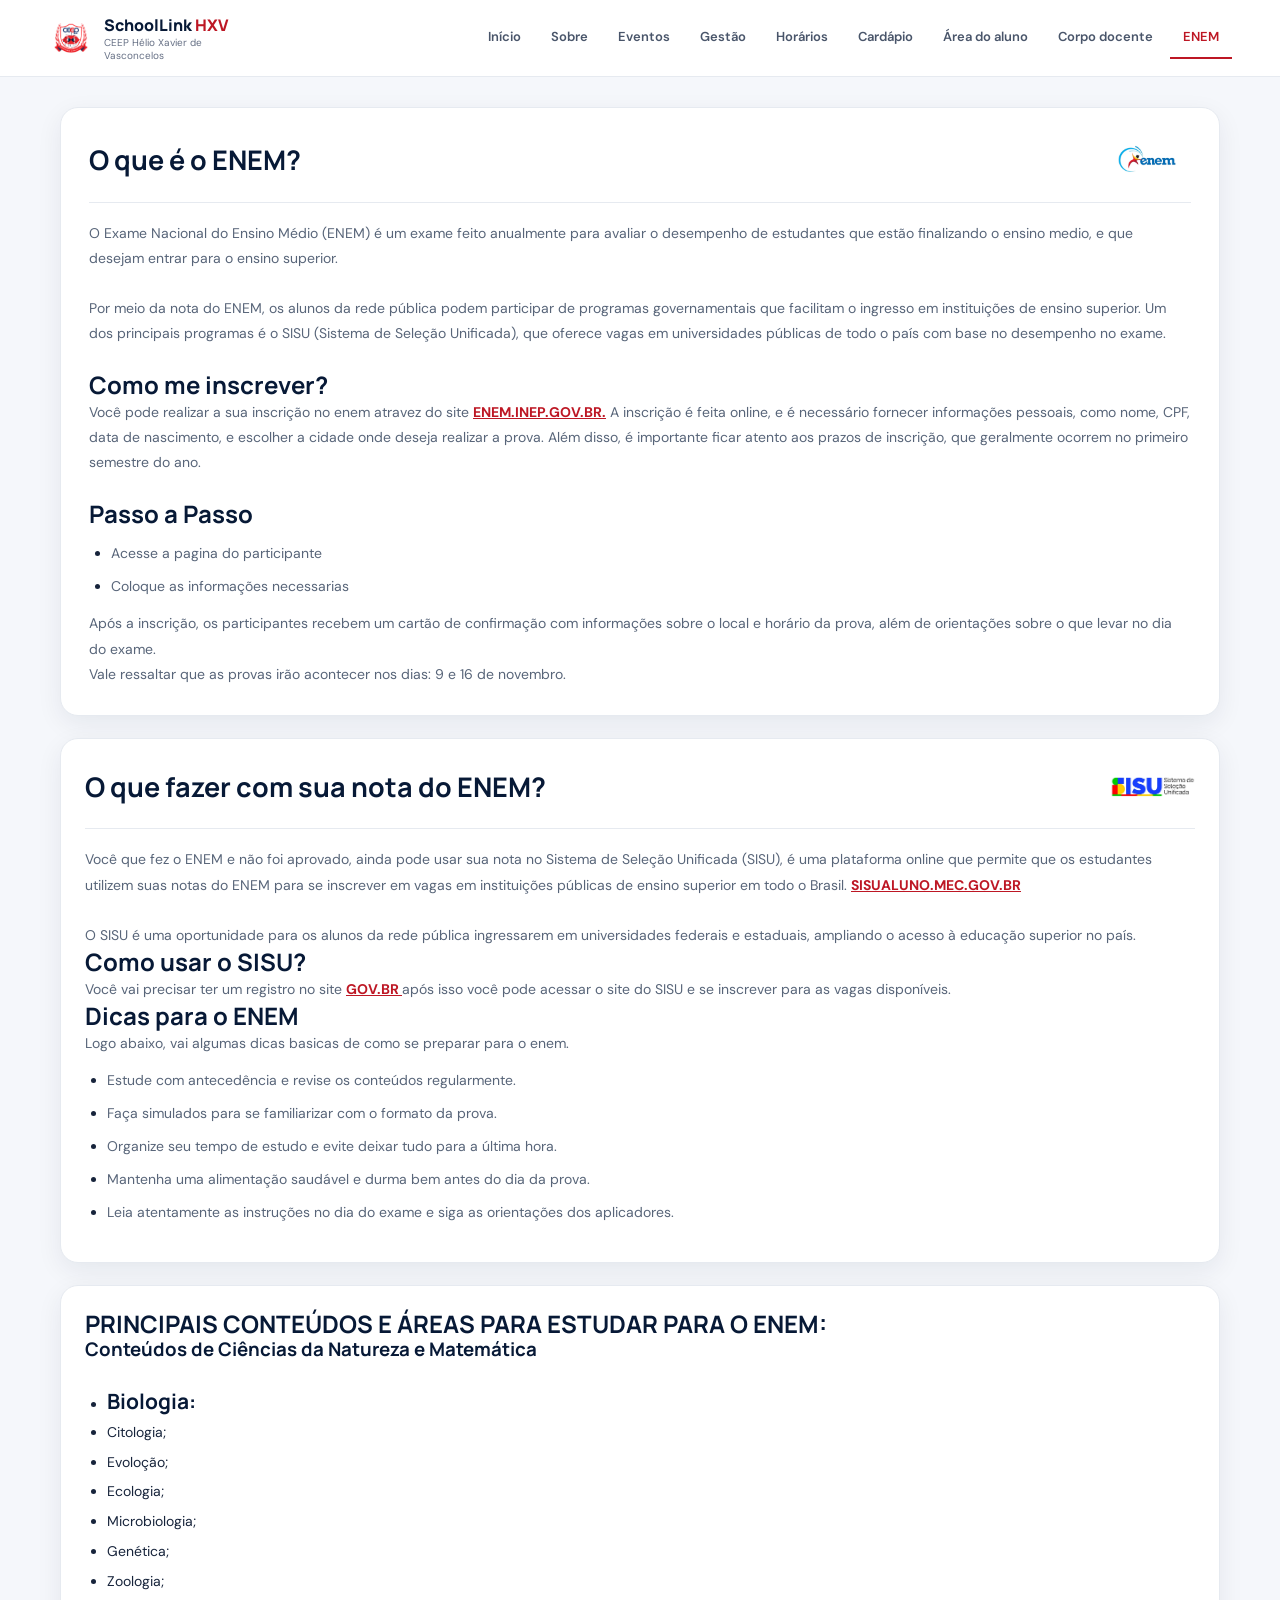
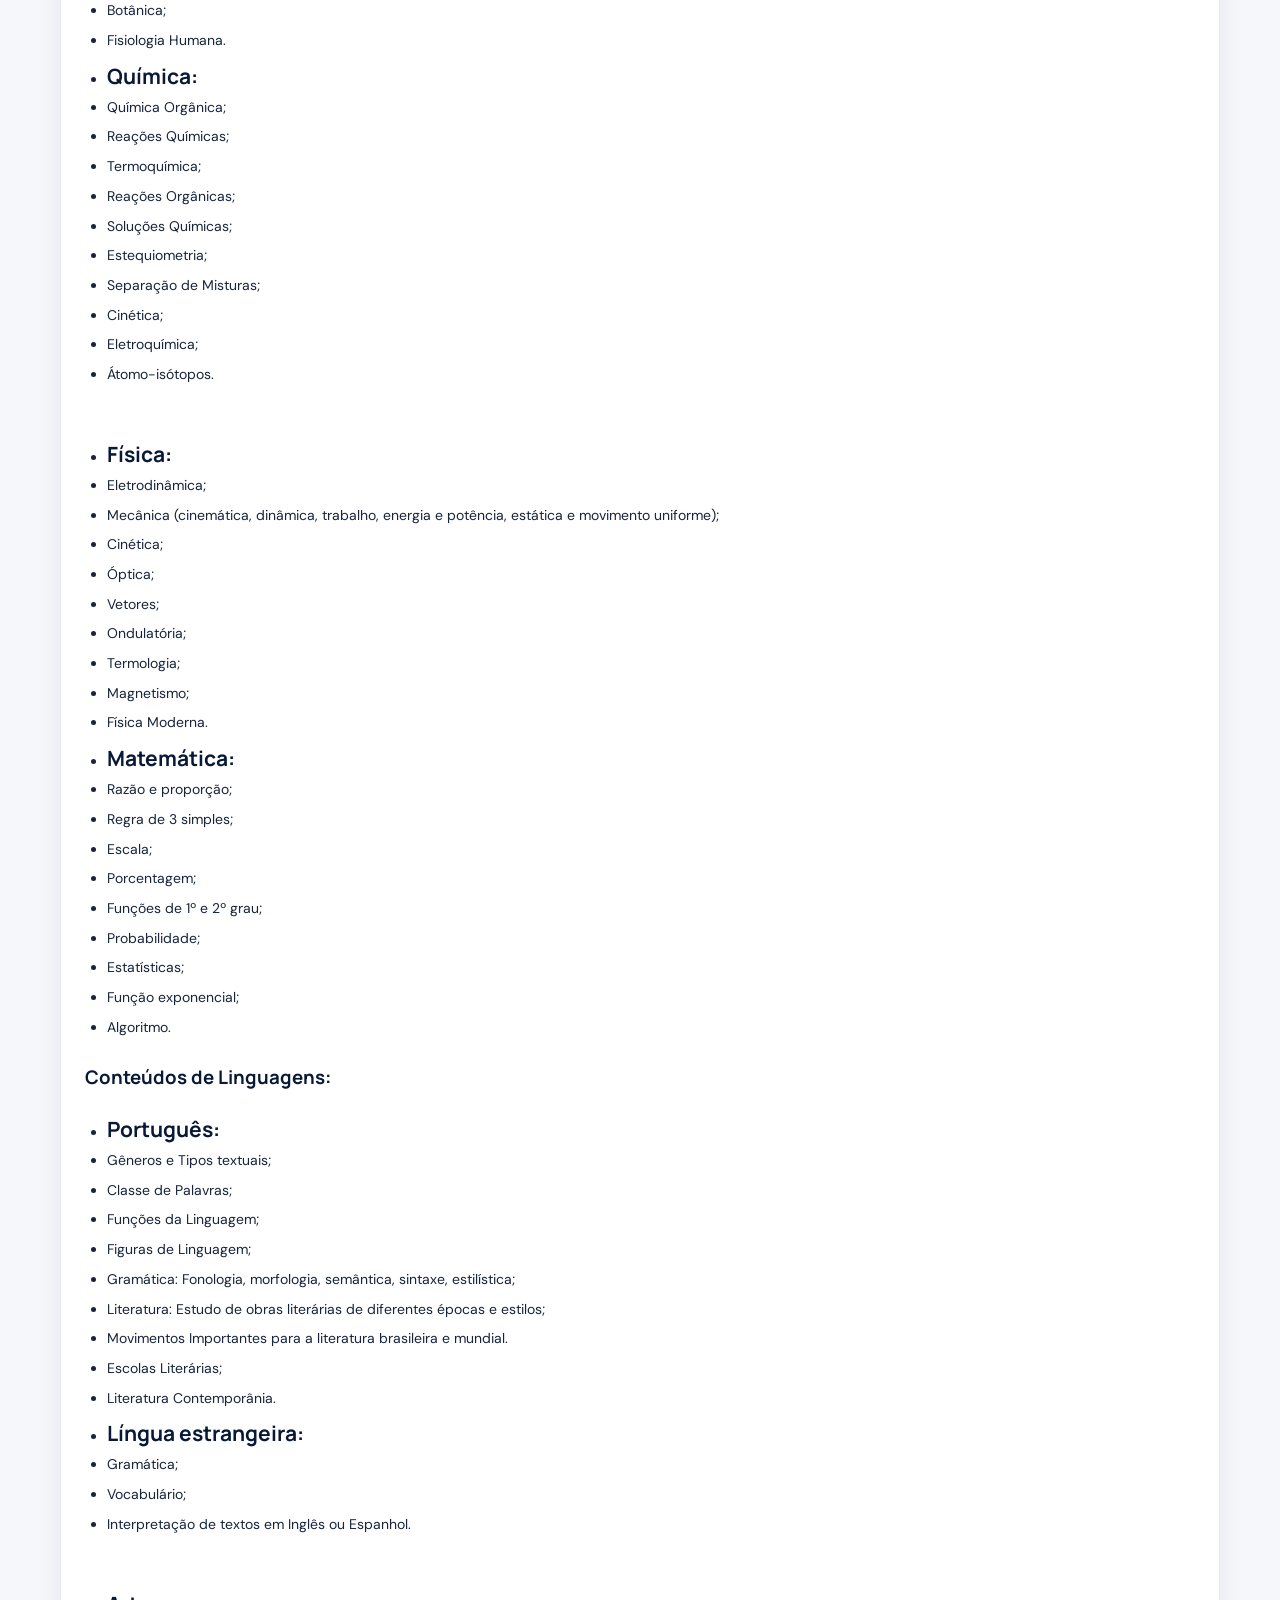
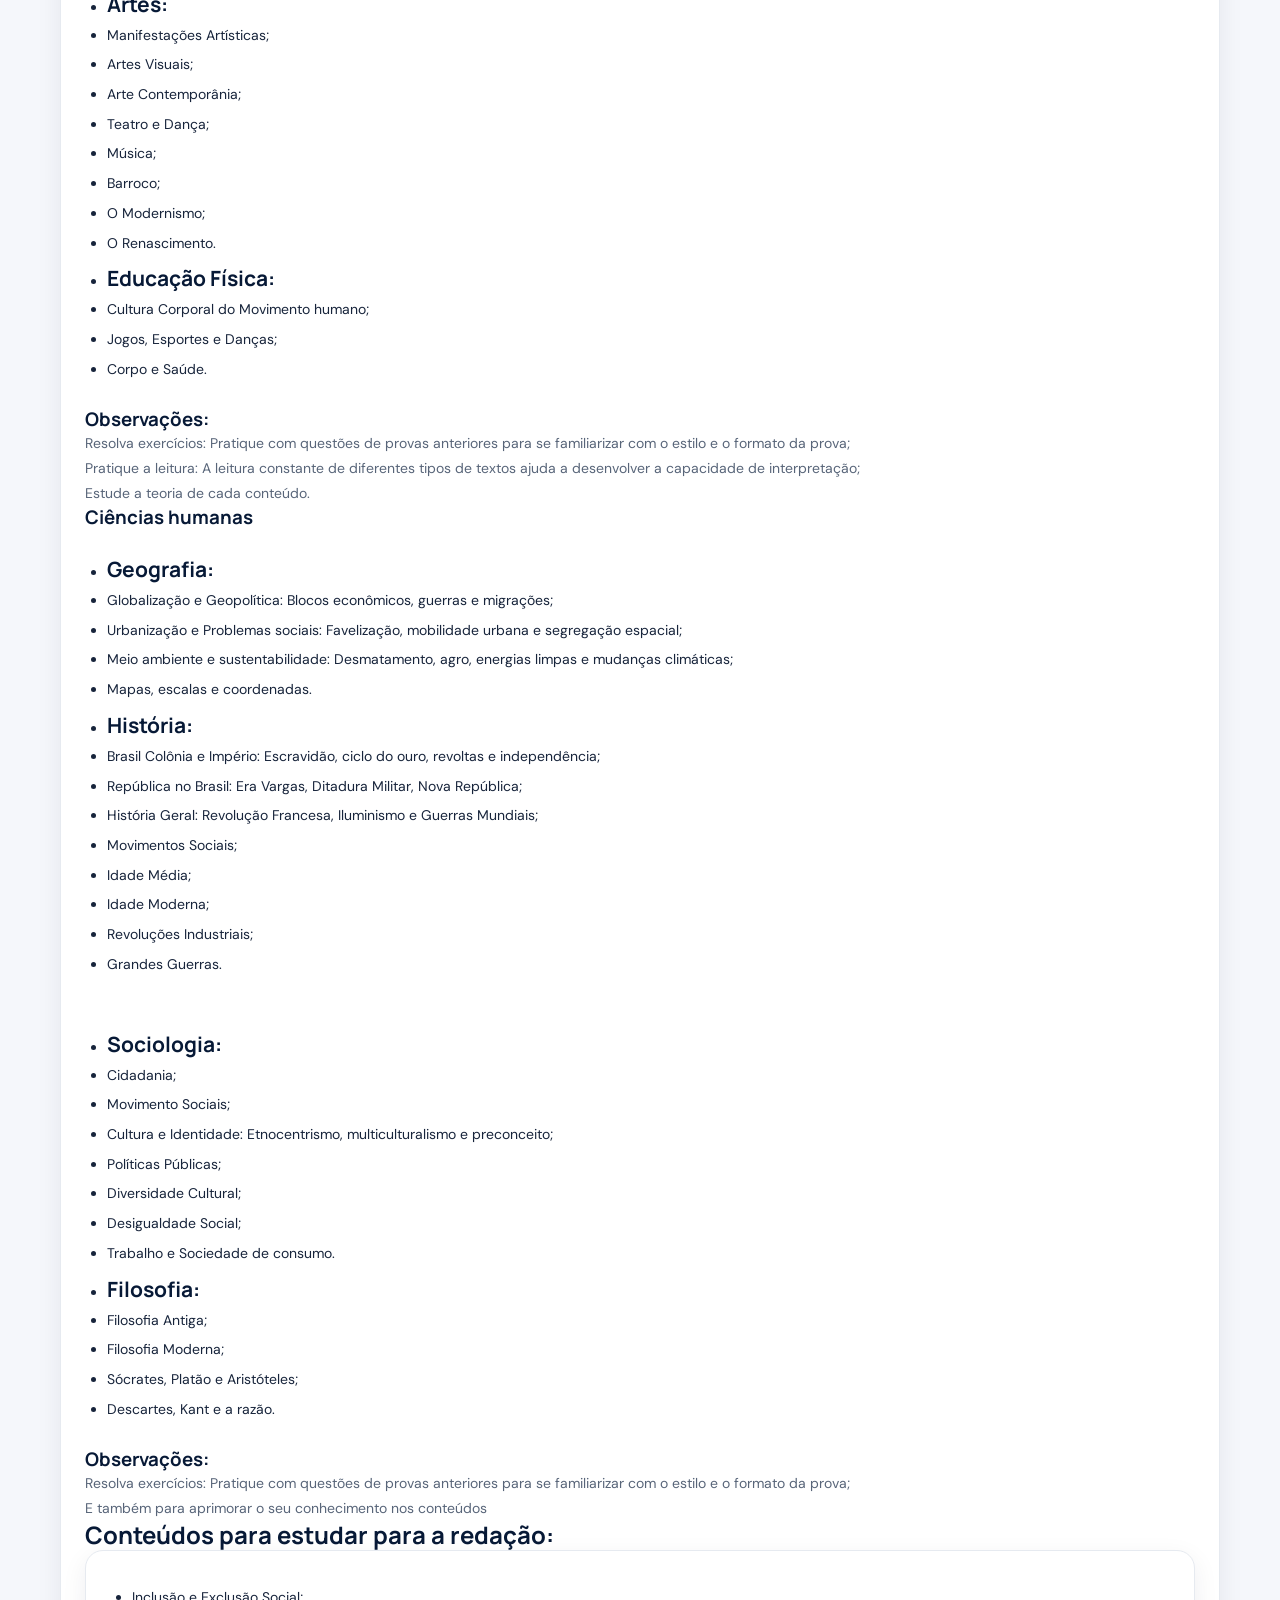
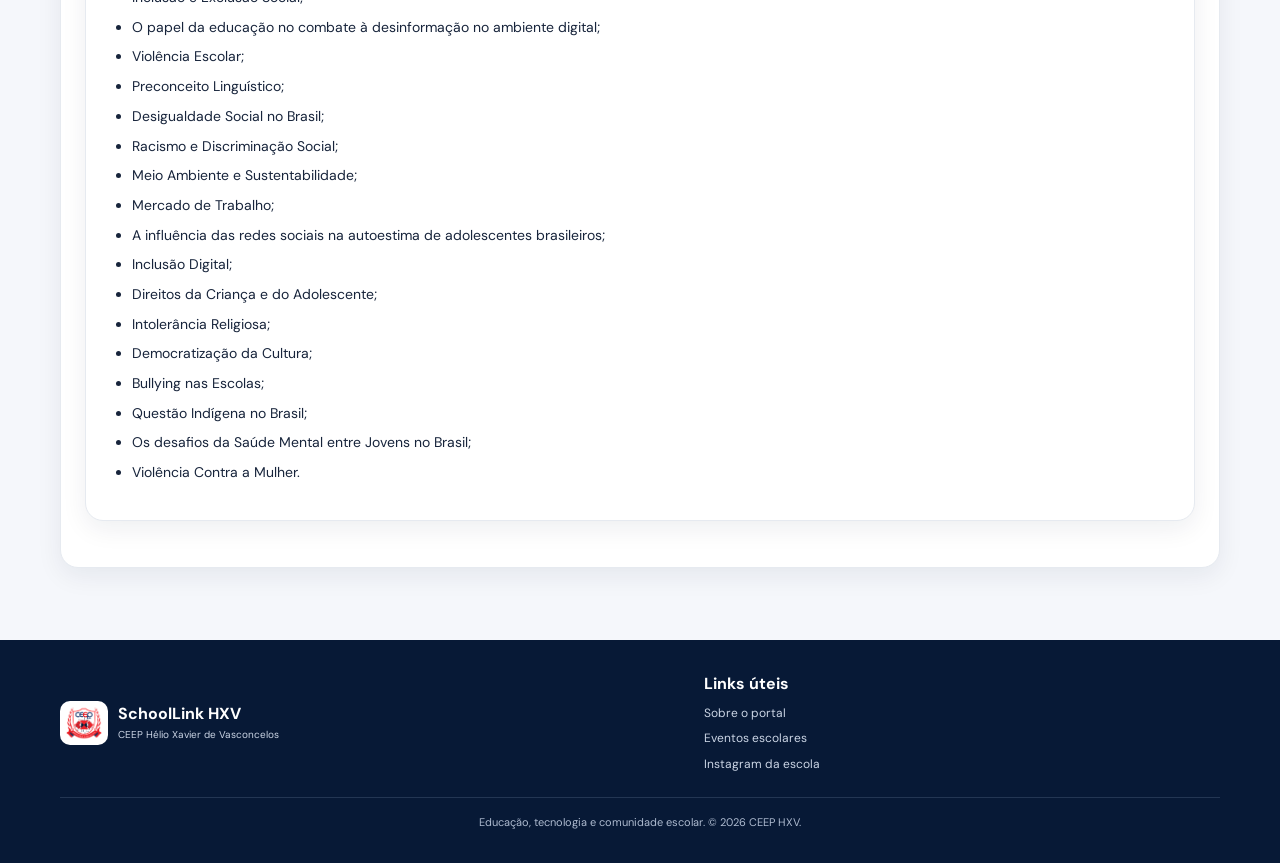
<file: guiaTreineiro.html>
<!DOCTYPE html>
<html lang="pt-br">

<head>
    <meta charset="UTF-8">
    <meta name="viewport" content="width=device-width, initial-scale=1.0">
    <title>Guia para o Enem </title>
    <link rel="stylesheet" href="style.css">
    
    
    <script src="JS.js"></script>
</head>

<body>
    <header class="site-header">
  <nav class="site-nav" aria-label="Navegação principal">
    <a class="brand" href="index.html"><img src="imagens/logo.png" alt="Brasão do CEEP"><span><strong>SchoolLink <em>HXV</em></strong><small>CEEP Hélio Xavier de Vasconcelos</small></span></a>
    <div class="desktop-links">
        <a href="index.html" data-page="index.html">Início</a>
        <a href="sobre.html" data-page="sobre.html">Sobre</a>
        <a href="eventos.html" data-page="eventos.html">Eventos</a>
        <a href="gestao.html" data-page="gestao.html">Gestão</a>
        <a href="horarios.html" data-page="horarios.html">Horários</a>
        <a href="cardapio.html" data-page="cardapio.html">Cardápio</a>
        <a href="alunos.html"  data-page="alunos.html" >Área do aluno</a>
        <a href="corpo-docente.html" aria-current="page">Corpo docente</a>
        <a href="guiaTreineiro.html" class="active" data-page="guiaTreineiro.html">ENEM</a>
      </div>
  </nav>
</header>
<nav class="mobile-nav" aria-label="Navegação mobile">
    <a href="index.html" data-page="index.html"><span>⌂</span><small>Início</small></a>
    <a href="sobre.html" data-page="sobre.html"><span>ⓘ</span><small>Sobre</small></a>
    <a href="eventos.html" data-page="eventos.html"><span>▣</span><small>Eventos</small></a>
    <a href="gestao.html" data-page="gestao.html"><span>♙</span><small>Gestão</small></a>
    <a href="horarios.html" data-page="horarios.html"><span>◷</span><small>Horários</small></a>
    <a href="alunos.html"  aria-current="page"><span aria-hidden="true">🎓</span><small>Aluno</small></a>
    <a href="corpo-docente.html"><span aria-hidden="true">🧑‍🏫</span><small>Docentes</small></a> 
    <a href="guiaTreineiro.html" class="active" data-page="guiaTreineiro.html">🕮<span> <small>ENEM</small></span></a>
  </nav>

    <!--Conteúdo da pagina-->
    <main class="enem-main">
        <!--Enem-->
        <div class="enem-content">
            <div class="content-header">
                <h1 class="titulos-enem"> O que é o ENEM?</h1>

                <img src="imagens/enem-logo.webp"
                    class="enem-logo">
            </div>
            <div class="main-contents">

                <p> O Exame Nacional do Ensino Médio (ENEM) é um exame feito anualmente para avaliar o desempenho de
                    estudantes que estão finalizando o ensino medio, e que desejam entrar para o ensino superior.
                </p>
                <br>
                <p> Por meio da nota do ENEM, os alunos da rede pública podem participar de
                    programas governamentais que facilitam o ingresso em instituições de ensino superior. Um dos
                    principais programas é o SISU (Sistema de Seleção Unificada), que oferece vagas em universidades
                    públicas
                    de todo o país com base no desempenho no exame.</p>
                <br>
                <h2> Como me inscrever? </h2>
                <p> Você pode realizar a sua inscrição no enem atravez do site
                    <strong><a
                            href="https://www.gov.br/inep/pt-br/areas-de-atuacao/avaliacao-e-exames-educacionais/enem"
                            target="_blank" class="link-enem">ENEM.INEP.GOV.BR.</a></strong>
                    A inscrição é feita online, e é necessário fornecer informações pessoais, como nome, CPF,
                    data de nascimento, e escolher a cidade onde deseja realizar a prova. Além disso, é
                    importante ficar atento aos prazos de inscrição, que geralmente ocorrem no primeiro semestre do
                    ano.
                </p>
                <br>
                <h2><strong> Passo a Passo</strong></h2>
                <ul class="main-lists">
                    <li>
                        <p> Acesse a pagina do participante </p>
                    </li>
                    <li>
                        <p> Coloque as informações necessarias </p>
                    </li>
                </ul>
                <p> Após a inscrição, os participantes recebem um cartão de confirmação com informações sobre o
                    local e horário da prova, além de orientações sobre o que levar no dia do exame.</p>
                <p>Vale ressaltar que as provas irão acontecer nos dias: 9 e 16 de novembro.</p>

            </div>
        </div>
        <!--Sisu-->
        <div class="sisu-content">
            <div class="content-header">
                <h2 class="titulos-enem"> O que fazer com sua nota do ENEM?</h2>
                <img src="imagens/sisu logo.webp" class="sisu-logo"
                    width="300px">
            </div>
            <div class="main-contents">
                <p> Você que fez o ENEM e não foi aprovado, ainda pode usar sua nota no Sistema de Seleção
                    Unificada (SISU), é uma plataforma online que permite que os estudantes
                    utilizem suas notas do ENEM para se inscrever em vagas em instituições públicas de ensino
                    superior em todo o Brasil.
                    <a href="https://sisualuno.mec.gov.br/#/login" target="_blank" class="link-enem">
                        SISUALUNO.MEC.GOV.BR </a>
                </p>
                <br>
                <p> O SISU é uma oportunidade para os alunos da rede pública ingressarem em universidades federais e
                    estaduais, ampliando o acesso à educação superior no país.</p>
                <h2> Como usar o SISU?</h2>
                <p> Você vai precisar ter um registro no site
                    <a href="https://sso.acesso.gov.br/login?client_id=www.gov.br&authorization_id=19871612aba"
                        target="_blank" class="link-enem"> GOV.BR </a>
                    após isso você pode acessar o site do SISU e se inscrever para as vagas disponíveis.
                </p>
            </div>
            <div class="main-contents">
                <h2> Dicas para o ENEM </h2>
                <p> Logo abaixo, vai algumas dicas basicas de como se preparar para o enem.</p>
                <ul class="main-lists">
                    <li> <p>Estude com antecedência e revise os conteúdos regularmente.</p></li>
                    <li> <p>Faça simulados para se familiarizar com o formato da prova.</p></li>
                    <li> <p>Organize seu tempo de estudo e evite deixar tudo para a última hora.</p></li>
                    <li> <p>Mantenha uma alimentação saudável e durma bem antes do dia da prova.</p></li>
                    <li> <p>Leia atentamente as instruções no dia do exame e siga as orientações dos aplicadores.</p></li>
                </ul>
            </div>
        </div>

        <div class="conteudos-container">
            <h2> PRINCIPAIS CONTEÚDOS E ÁREAS PARA ESTUDAR PARA O ENEM: </h2>
            <h3> Conteúdos de Ciências da Natureza e Matemática</h3>
            <div class="conteudos-content">
                <ul class="conteudos-list">
                    <li>
                        <h2> Biologia: </h2>
                    </li>
                    <li>Citologia;</li>
                    <li>Evoloção;</li>
                    <li>Ecologia;</li>
                    <li>Microbiologia;</li>
                    <li>Genética;</li>
                    <li>Zoologia;</li>
                    <li>Botânica;</li>
                    <li>Fisiologia Humana.</li>
                </ul>
                <ul class="conteudos-list">
                    <li>
                        <h2> Química: </h2>
                    </li>
                    <li>Química Orgânica;</li>
                    <li>Reações Químicas;</li>
                    <li>Termoquímica;</li>
                    <li>Reações Orgânicas;</li>
                    <li>Soluções Químicas;</li>
                    <li>Estequiometria;</li>
                    <li>Separação de Misturas;</li>
                    <li>Cinética;</li>
                    <li>Eletroquímica;</li>
                    <li>Átomo-isótopos.</li>
                </ul>
            </div>
            <div class="conteudos-content">
                <ul class="conteudos-list">
                    <li>
                        <h2> Física: </h2>
                    </li>
                    <li>Eletrodinâmica;</li>
                    <li>Mecânica (cinemática, dinâmica, trabalho, energia e potência, estática e movimento uniforme);</li>
                    <li>Cinética;</li>
                    <li>Óptica;</li>
                    <li>Vetores;</li>
                    <li>Ondulatória;</li>
                    <li>Termologia;</li>
                    <li>Magnetismo;</li>
                    <li>Física Moderna.</li>
                </ul>
                <ul class="conteudos-list">
                    <li>
                        <h2> Matemática: </h2>
                    </li>
                    <li>Razão e proporção;</li>
                    <li>Regra de 3 simples;</li>
                    <li>Escala;</li>
                    <li>Porcentagem;</li>
                    <li>Funções de 1º e 2º grau;</li>
                    <li>Probabilidade;</li>
                    <li>Estatísticas;</li>
                    <li>Função exponencial;</li>
                    <li>Algoritmo.</li>
                </ul>
            </div>
            <h3>Conteúdos de Linguagens:</h3>
            <div class="conteudos-content">
                <ul class="conteudos-list">
                    <li>
                        <h2> Português: </h2>
                    </li>
                    <li>Gêneros e Tipos textuais;</li>
                    <li>Classe de Palavras;</li>
                    <li>Funções da Linguagem;</li>
                    <li>Figuras de Linguagem;</li>
                    <li>Gramática: Fonologia, morfologia, semântica, sintaxe, estilística;</li>
                    <li>Literatura: Estudo de obras literárias de diferentes épocas e estilos;</li>
                    <li>Movimentos Importantes para a literatura brasileira e mundial.</li>
                    <li>Escolas Literárias;</li>
                    <li>Literatura Contemporânia.</li>
                </ul>
                <ul class="conteudos-list">
                    <li>
                        <h2> Língua estrangeira: </h2>
                    </li>
                    <li>Gramática;</li>
                    <li>Vocabulário;</li>
                    <li>Interpretação de textos em Inglês ou Espanhol.</li>
                </ul>
            </div>
            <div class="conteudos-content">
                <ul class="conteudos-list">
                    <li>
                        <h2>Artes: </h2>
                    </li>
                    <li>Manifestações Artísticas;</li>
                    <li>Artes Visuais;</li>
                    <li>Arte Contemporânia;</li>
                    <li>Teatro e Dança;</li>
                    <li>Música;</li>
                    <li>Barroco;</li>
                    <li>O Modernismo;</li>
                    <li>O Renascimento.</li>
                </ul>
                <ul class="conteudos-list">
                    <li>
                        <h2> Educação Física: </h2>
                    </li>
                    <li>Cultura Corporal do Movimento humano;</li>
                    <li>Jogos, Esportes e Danças;</li>
                    <li>Corpo e Saúde.</li>
                </ul>
            </div>
            <div class="observacoes">
                <h3> Observações: </h3>
                <p>Resolva exercícios: Pratique com questões de provas anteriores para se familiarizar com o estilo e o formato da prova;</p>
                <p>Pratique a leitura: A leitura constante de diferentes tipos de textos ajuda a desenvolver a capacidade de interpretação; </p>
                <p>Estude a teoria de cada conteúdo.</p>
            </div>
            </ul>

            <h3>Ciências humanas</h3>
            <div class="conteudos-content">
                <ul class="conteudos-list">
                    <li>
                        <h2> Geografia: </h2>
                    </li>
                    <li>Globalização e Geopolítica: Blocos econômicos, guerras e migrações;</li>
                    <li>Urbanização e Problemas sociais: Favelização, mobilidade urbana e segregação espacial;</li>
                    <li>Meio ambiente e sustentabilidade: Desmatamento, agro, energias limpas e mudanças climáticas;
                    </li>
                    <li>Mapas, escalas e coordenadas.</li>
                </ul>
                <ul class="conteudos-list">
                    <li>
                        <h2> História: </h2>
                    </li>
                    <li>Brasil Colônia e Império: Escravidão, ciclo do ouro, revoltas e independência;</li>
                    <li>República no Brasil: Era Vargas, Ditadura Militar, Nova República;</li>
                    <li>História Geral: Revolução Francesa, Iluminismo e Guerras Mundiais;</li>
                    <li>Movimentos Sociais;</li>
                    <li>Idade Média;</li>
                    <li>Idade Moderna;</li>
                    <li>Revoluções Industriais;</li>
                    <li>Grandes Guerras.</li>
                </ul>
            </div>
            <div class="conteudos-content">
                <ul class="conteudos-list">
                    <li>
                        <h2> Sociologia: </h2>
                    </li>
                    <li>Cidadania;</li>
                    <li>Movimento Sociais;</li>
                    <li>Cultura e Identidade: Etnocentrismo, multiculturalismo e preconceito;</li>
                    <li>Políticas Públicas;</li>
                    <li>Diversidade Cultural;</li>
                    <li>Desigualdade Social;</li>
                    <li>Trabalho e Sociedade de consumo.</li>
                </ul>

                <ul class="conteudos-list">
                    <li>
                        <h2> Filosofia: </h2>
                    </li>
                    <li>Filosofia Antiga;</li>
                    <li>Filosofia Moderna;</li>
                    <li>Sócrates, Platão e Aristóteles;</li>
                    <li>Descartes, Kant e a razão.</li>
                </ul>
            </div>
            <div class="observacoes">
                <h3> Observações: </h3>
                <p>Resolva exercícios: Pratique com questões de provas anteriores para se familiarizar com o estilo e o formato da prova;</p>
                <p>E também para aprimorar o seu conhecimento nos conteúdos</p>
            </div>
            <h2>Conteúdos para estudar para a redação:</h2>
            <div class="redacao-content">
                <ul class="redacao-list">
                    <li> Inclusão e Exclusão Social;</li>
                    <li> O papel da educação no combate à desinformação no ambiente digital;</li>
                    <li> Violência Escolar;</li>
                    <li> Preconceito Linguístico;</li>
                    <li> Desigualdade Social no Brasil;</li>
                    <li> Racismo e Discriminação Social;</li>
                    <li> Meio Ambiente e Sustentabilidade;</li>
                    <li> Mercado de Trabalho;</li>
                    <li> A influência das redes sociais na autoestima de adolescentes brasileiros;</li>
                    <li> Inclusão Digital;</li>
                    <li> Direitos da Criança e do Adolescente;</li>
                    <li> Intolerância Religiosa;</li>
                    <li> Democratização da Cultura;</li>
                    <li> Bullying nas Escolas;</li>
                    <li> Questão Indígena no Brasil;</li>
                    <li> Os desafios da Saúde Mental entre Jovens no Brasil;</li>
                    <li> Violência Contra a Mulher.</li>
                </ul>
            </div>
        </div>
    </main>
    <footer class="site-footer"><div class="footer-brand"><img
          src="imagens/logo.png" alt><div><strong>SchoolLink
            HXV</strong><small>CEEP Hélio Xavier de
            Vasconcelos</small></div></div><div><strong>Links úteis</strong><a
          href="sobre.html">Sobre o portal</a><a href="eventos.html">Eventos
          escolares</a><a href="https://www.instagram.com/ceephelioxavier/"
          target="_blank" rel="noreferrer">Instagram da
          escola</a></div><p>Educação, tecnologia e comunidade escolar. © 2026
        CEEP HXV.</p></footer>
    <script src="js/voltar-topo.js" defer></script>
</body>

</html>
</file>
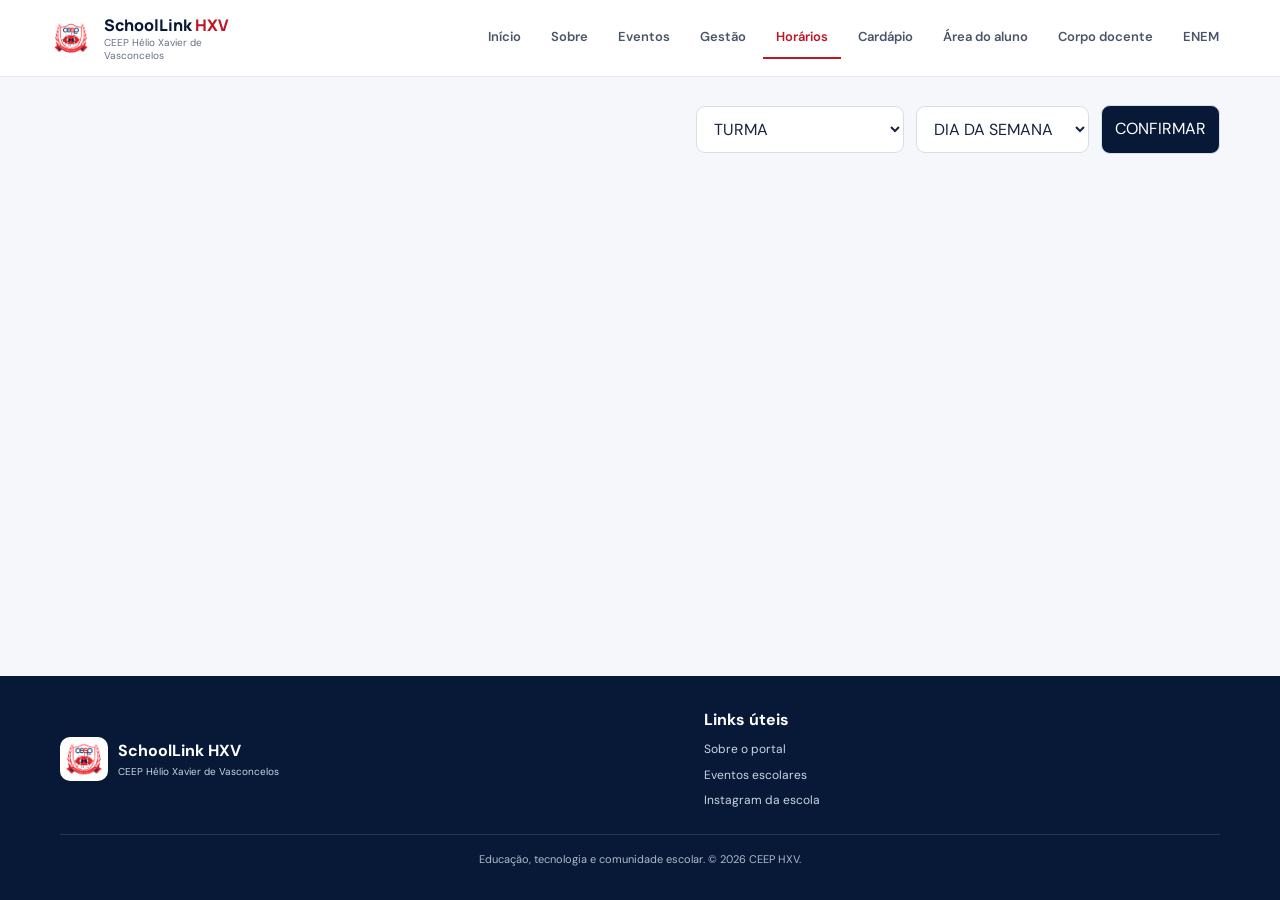
<file: horarios.html>
<!DOCTYPE html>
<html lang="pt-br">

<head>
  <meta charset="UTF-8">
  <meta name="viewport" content="width=device-width, initial-scale=1.0">
  <title>Horários CeepHXV</title>
  <link rel="stylesheet" href="style.css">
  
  <script src="JS.js"></script>
</head>

<body>
    <header class="site-header">
  <nav class="site-nav" aria-label="Navegação principal">
    <a class="brand" href="index.html"><img src="imagens/logo.png" alt="Brasão do CEEP"><span><strong>SchoolLink <em>HXV</em></strong><small>CEEP Hélio Xavier de Vasconcelos</small></span></a>
    <div class="desktop-links">
      <a href="index.html" data-page="index.html">Início</a>
      <a href="sobre.html" data-page="sobre.html">Sobre</a>
      <a href="eventos.html" data-page="eventos.html">Eventos</a>
      <a href="gestao.html" data-page="gestao.html">Gestão</a>
      <a href="horarios.html" class="active" data-page="horarios.html">Horários</a>
      <a href="cardapio.html" data-page="cardapio.html">Cardápio</a>
      <a href="alunos.html">Área do aluno</a>
      <a href="corpo-docente.html" aria-current="page">Corpo docente</a>
      <a href="guiaTreineiro.html" data-page="guiaTreineiro.html">ENEM</a>
    </div>
  </nav>
</header>
<nav class="mobile-nav" aria-label="Navegação mobile">
  <a href="index.html" data-page="index.html"><span>⌂</span><small>Início</small></a>
  <a href="sobre.html" data-page="sobre.html"><span>ⓘ</span><small>Sobre</small></a>
  <a href="eventos.html" data-page="eventos.html"><span>▣</span><small>Eventos</small></a>
  <a href="gestao.html" data-page="gestao.html"><span>♙</span><small>Gestão</small></a>
  <a href="horarios.html" class="active" data-page="horarios.html"><span>◷</span><small>Horários</small></a>
  <a href="alunos.html"  aria-current="page"><span aria-hidden="true">🎓</span><small>Aluno</small></a>
  <a href="corpo-docente.html"><span aria-hidden="true">🧑‍🏫</span><small>Docentes</small></a> 
  <a href="guiaTreineiro.html" data-page="guiaTreineiro.html">🕮<span> <small>ENEM</small></span></a>
</nav>

    <div class="flexconteiner">
      <div class="selectors-conteiner" id="select-cont">
        <select name="Turma" id="Turma" class="seletor">
          <option value="" disabled selected>TURMA</option>
          <option value="1AI">1º A INFORMÁTICA</option>
          <option value="1BI">1º B INFORMÁTICA</option>
          <option value="1CI">1º C INFORMÁTICA</option>
          <option value="1AA">1º A ADMINISTRAÇÃO</option>
          <option value="1BA">1º B ADMINISTRAÇÃO</option>
          <option value="2AI">2º A INFORMÁTICA</option>
          <option value="2AA">2º A ADMINISTRAÇÃO</option>
          <option value="2BA">2º B ADMINISTRAÇÃO</option>
          <option value="3AI">3º A INFORMÁTICA</option>
          <option value="3BI">3º B INFORMÁTICA</option>
          <option value="3AA">3º A ADMINISTRAÇÃO</option>
          <option value="3BA">3º B ADMINISTRAÇÃO</option>
        </select>

        <select name="DIA DA SEMANA" id="dia" class="seletor">
          <option value="" disabled selected> DIA DA SEMANA</option>
          <option value="SEG"> SEGUNDA-FEIRA</option>
          <option value="TER"> TERÇA-FEIRA</option>
          <option value="QUA"> QUARTA-FEIRA</option>
          <option value="QUI"> QUINTA-FEIRA</option>
          <option value="SEX"> SEXTA-FEIRA</option>
        </select>
        <button onclick="tabHorario()" class="botao-confirm">CONFIRMAR</button>
      </div>


    <div id="table-conteiner"></div>
    </div>
  <footer class="site-footer"><div class="footer-brand"><img
          src="imagens/logo.png" alt><div><strong>SchoolLink
            HXV</strong><small>CEEP Hélio Xavier de
            Vasconcelos</small></div></div><div><strong>Links úteis</strong><a
          href="sobre.html">Sobre o portal</a><a href="eventos.html">Eventos
          escolares</a><a href="https://www.instagram.com/ceephelioxavier/"
          target="_blank" rel="noreferrer">Instagram da
          escola</a></div><p>Educação, tecnologia e comunidade escolar. © 2026
        CEEP HXV.</p></footer>
  <script src="js/voltar-topo.js" defer></script>
</body>

</html>
</file>
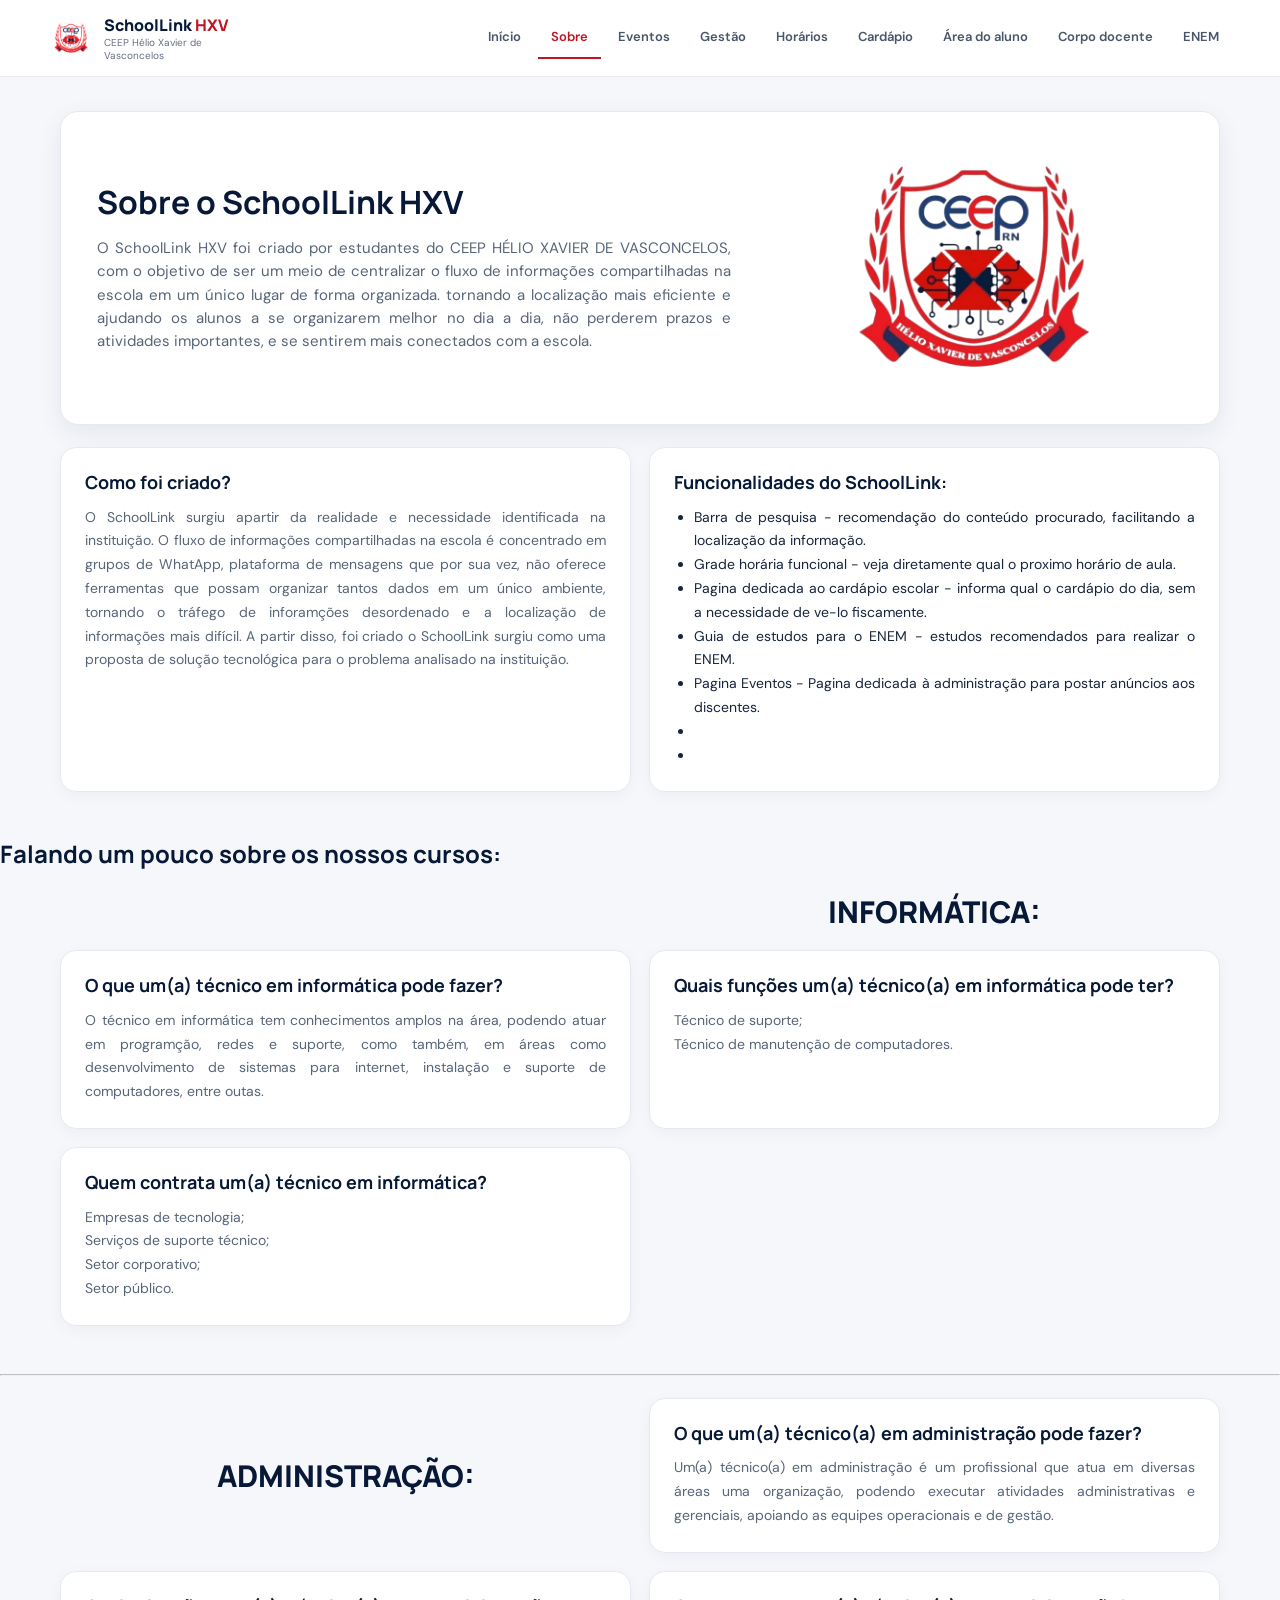
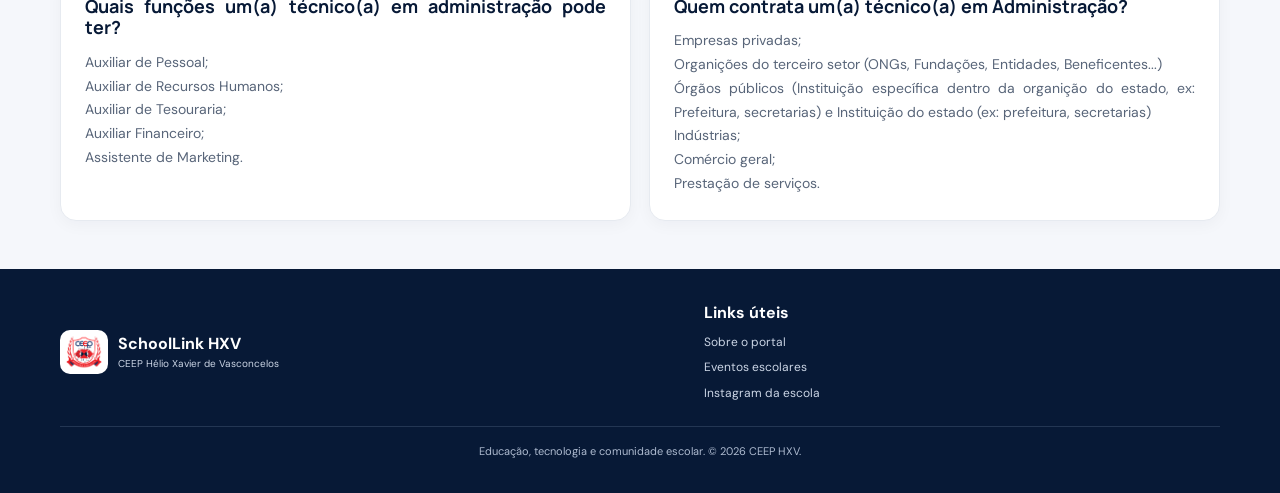
<file: sobre.html>
<!DOCTYPE html>
<html lang="pt-br">

<head>
    <meta charset="UTF-8">
    <meta name="viewport" content="width=device-width, initial-scale=1.0">
    <link rel="stylesheet" href="style.css">


    <script src="JS.js"></script>
    <title> Sobre </title>
</head>

<body>
    <header class="site-header">
        <nav class="site-nav" aria-label="Navegação principal">
            <a class="brand" href="index.html"><img src="imagens/logo.png" alt="Brasão do CEEP"><span><strong>SchoolLink
                        <em>HXV</em></strong><small>CEEP Hélio Xavier de Vasconcelos</small></span></a>
            <div class="desktop-links">
                <a href="index.html" data-page="index.html">Início</a>
                <a href="sobre.html" class="active" data-page="sobre.html">Sobre</a>
                <a href="eventos.html" data-page="eventos.html">Eventos</a>
                <a href="gestao.html" data-page="gestao.html">Gestão</a>
                <a href="horarios.html" data-page="horarios.html">Horários</a>
                <a href="cardapio.html" data-page="cardapio.html">Cardápio</a>
                <a href="alunos.html">Área do aluno</a>
                <a href="corpo-docente.html" aria-current="page">Corpo docente</a>
                <a href="guiaTreineiro.html" data-page="guiaTreineiro.html">ENEM</a>
            </div>

        </nav>
    </header>
    <nav class="mobile-nav" aria-label="Navegação mobile">
        <a href="index.html" data-page="index.html"><span>⌂</span><small>Início</small></a>
        <a href="sobre.html" class="active" data-page="sobre.html"><span>ⓘ</span><small>Sobre</small></a>
        <a href="eventos.html" data-page="eventos.html"><span>▣</span><small>Eventos</small></a>
        <a href="gestao.html" data-page="gestao.html"><span>♙</span><small>Gestão</small></a>
        <a href="horarios.html" data-page="horarios.html"><span>◷</span><small>Horários</small></a>
        <a href="alunos.html" aria-current="page"><span aria-hidden="true">🎓</span><small>Aluno</small></a>
        <a href="corpo-docente.html"><span aria-hidden="true">🧑‍🏫</span><small>Docentes</small></a>
        <a href="guiaTreineiro.html" data-page="guiaTreineiro.html">🕮<span> <small>ENEM</small></span></a>
    </nav>

    <div class="sobre-header">
        <div class="sobre-titulo">
            <h1>Sobre o SchoolLink HXV</h1>
            <p>O SchoolLink HXV foi criado por estudantes do CEEP HÉLIO XAVIER DE VASCONCELOS, com o objetivo de ser um
                meio de centralizar o fluxo de informações compartilhadas na escola em um único lugar de forma
                organizada. tornando a localização mais eficiente e ajudando os alunos a se
                organizarem melhor no dia a dia, não perderem prazos e atividades importantes, e se sentirem mais
                conectados com a escola.
            </p>
        </div>
        <div class="sobre-slogan">
            <img src="imagens/logo.png.png" alt="slogan" class="slogan-sobrenos">
        </div>
    </div>
    <div class="sobre-content">
        <div class="sobre-importancias">
            <h3> Como foi criado? </h3>
            <p> O SchoolLink surgiu apartir da realidade e necessidade identificada na instituição.
                O fluxo de informações compartilhadas na escola é concentrado em grupos de WhatApp, plataforma de
                mensagens que por sua vez, não oferece ferramentas que possam organizar tantos dados em um único
                ambiente, tornando o tráfego de inforamções desordenado e a localização de informações mais difícil. A
                partir disso, foi criado o SchoolLink surgiu como uma proposta de solução tecnológica para o problema
                analisado na instituição.
            </p>
        </div>
        <div class="sobre-importancias">
            <h3> Funcionalidades do SchoolLink:</h3>
            <ul>
                <li>Barra de pesquisa - recomendação do conteúdo procurado, facilitando a localização da informação.</li>
                <li>Grade horária funcional - veja diretamente qual o proximo horário de aula.</li>
                <li>Pagina dedicada ao cardápio escolar - informa qual o cardápio do dia, sem a necessidade de ve-lo fiscamente.</li>
                <li>Guia de estudos para o ENEM - estudos recomendados para realizar o ENEM.</li>
                <li>Pagina Eventos - Pagina dedicada à administração para postar anúncios aos discentes.</li>
                <li></li>
                <li></li>
            </ul>
        </div>
    </div>
    <h2 style="
    justify-self: center;">Falando um pouco sobre os nossos cursos:</h2>
    <div class="sobre-content">

        <br>
        <h3 class="titulo-curso">INFORMÁTICA:</h3>
        <div class="sobre-importancias">
            <h3>O que um(a) técnico em informática pode fazer?</h3>
            <p>O técnico em informática tem conhecimentos amplos na área, podendo atuar em programção, redes e suporte,
                como também, em áreas como desenvolvimento de sistemas para internet, instalação e suporte de
                computadores,
                entre outas.</p>
        </div>
        <div class="sobre-importancias">
            <h3>Quais funções um(a) técnico(a) em informática pode ter?</h3>
            <p>Técnico de suporte;</p>
            <p>Técnico de manutenção de computadores.</p>
        </div>
        <div class="sobre-importancias">
            <h3>Quem contrata um(a) técnico em informática?</h3>
            <p>Empresas de tecnologia;</p>
            <p>Serviços de suporte técnico;</p>
            <p>Setor corporativo;</p>
            <p>Setor público.</p>
        </div>
    </div>
    <hr style="color: #d7d7d7; opacity: 0.6;">

    <div class="sobre-content">
        <h3 class="titulo-curso">ADMINISTRAÇÃO:</h3>
        <div class="sobre-importancias">
            <h3>O que um(a) técnico(a) em administração pode fazer?</h3>
            <p>Um(a) técnico(a) em administração é um profissional que atua em diversas áreas uma organização,
                podendo executar atividades administrativas e gerenciais, apoiando as equipes operacionais e de gestão.
            </p>
        </div>
        <div class="sobre-importancias">
            <h3>Quais funções um(a) técnico(a) em administração pode ter?</h3>
            <p>Auxiliar de Pessoal;</p>
            <p>Auxiliar de Recursos Humanos;</p>
            <p>Auxiliar de Tesouraria;</p>
            <p>Auxiliar Financeiro;</p>
            <p>Assistente de Marketing.</p>
        </div>
        <div class="sobre-importancias">
            <h3>Quem contrata um(a) técnico(a) em Administração?</h3>
            <p>Empresas privadas;</p>
            <p>Organições do terceiro setor (ONGs, Fundações, Entidades, Beneficentes...)</p>
            <p>Órgãos públicos (Instituição específica dentro da organição do estado, ex: Prefeitura, secretarias) e
                Instituição
                do estado (ex: prefeitura, secretarias)</p>
            <p>Indústrias;</p>
            <p>Comércio geral;</p>
            <p>Prestação de serviços.</p>
        </div>
    </div>
    <footer class="site-footer">
        <div class="footer-brand"><img src="imagens/logo.png" alt>
            <div><strong>SchoolLink
                    HXV</strong><small>CEEP Hélio Xavier de
                    Vasconcelos</small></div>
        </div>
        <div><strong>Links úteis</strong><a href="sobre.html">Sobre o portal</a><a href="eventos.html">Eventos
                escolares</a><a href="https://www.instagram.com/ceephelioxavier/" target="_blank"
                rel="noreferrer">Instagram da
                escola</a></div>
        <p>Educação, tecnologia e comunidade escolar. © 2026
            CEEP HXV.</p>
    </footer>
    <script src="js/voltar-topo.js" defer></script>
</body>

</html>
</file>
<file: style.css>
/* ============================================================
   SCHOOLLINK HXV — CSS ORGANIZADO
   Estrutura: dimensão responsiva > página > regras compartilhadas
   ============================================================ */


/* ============================================================
   DIMENSÃO: BASE / DESKTOP
   GERAL — variáveis, reset, tipografia, navegação e componentes comuns
   ============================================================ */

@import url('https://fonts.googleapis.com/css2?family=DM+Sans:wght@400;500;600;700&family=Manrope:wght@400;500;600;700;800&display=swap');

:root {
  --navy: #071936;
  --navy-2: #10284d;
  --red: #bd1724;
  --red-2: #e12b37;
  --ink: #17243b;
  --muted: #667085;
  --line: #e6eaf0;
  --paper: #f5f7fb;
  --white: #fff;
  --soft-blue: #eaf0ff;
  --shadow: 0 8px 26px rgba(15, 31, 57, .07);
  --radius: 18px;
}

* {
  box-sizing: border-box;
  margin: 0;
  padding: 0;
}

html {
  scroll-behavior: smooth;
}

body {
  display: flex;
  flex-direction: column;
  font-family: 'DM Sans', Arial, sans-serif;
  background: var(--paper);
  color: var(--ink);
  line-height: 1.55;
  min-height: 100vh;
  padding-bottom: 0;
}

img {
  max-width: 100%;
  height: auto;
}

a {
  color: inherit;
  text-decoration: none;
  letter-spacing: normal;
  text-transform: none;
}

button,
input,
select {
  font: inherit;
}

h1,
h2,
h3,
h4 {
  font-family: Manrope, 'DM Sans', sans-serif;
  color: var(--navy);
  line-height: 1.2;
}

p {
  color: #586579;
}

header.site-header {
  position: sticky;
  top: 0;
  z-index: 50;
  background: rgba(255, 255, 255, .96);
  backdrop-filter: blur(12px);
  border-bottom: 1px solid var(--line);
}

.site-nav {
  max-width: 1240px;
  height: 76px;
  padding: 0 28px;
  margin: auto;
  display: flex;
  align-items: center;
  justify-content: space-between;
  gap: 28px;
}

.brand {
  display: flex;
  align-items: center;
  gap: 10px;
  min-width: 190px;
}

.brand img {
  width: 46px;
  height: 42px;
  object-fit: contain;
  border-radius: 9px;
}

.brand strong {
  display: block;
  font: 800 16px Manrope, sans-serif;
  color: var(--navy);
}

.brand em {
  font-style: normal;
  color: var(--red);
}

.brand small {
  display: block;
  font-size: 10px;
  color: var(--muted);
  max-width: 160px;
  line-height: 1.3;
}

.desktop-links {
  display: flex;
  align-items: center;
  gap: 4px;
}

.desktop-links a {
  padding: 10px 13px;
  border-bottom: 2px solid transparent;
  color: #49556a;
  font-size: 13px;
  font-weight: 600;
  white-space: nowrap;
}

.desktop-links a:hover,
.desktop-links a.active {
  color: var(--red);
  border-color: var(--red);
}

.mobile-nav {
  display: none;
}

.page-shell {
  max-width: 1160px;
  width: calc(100% - 48px);
  margin: 0 auto;
  padding: 36px 0 56px;
}

.eyebrow {
  display: inline-flex;
  align-items: center;
  gap: 6px;
  font-size: 10px;
  letter-spacing: .09em;
  font-weight: 800;
  color: var(--red);
  text-transform: uppercase;
}

.text-link {
  color: var(--red);
  font-size: 12px;
  font-weight: 700;
  white-space: nowrap;
}

.pill {
  display: inline-block;
  background: #ffe9eb;
  color: var(--red);
  padding: 5px 9px;
  border-radius: 99px;
  font-size: 9px;
  font-weight: 800;
  letter-spacing: .05em;
}

.primary-button {
  display: inline-flex;
  background: var(--red);
  color: #fff;
  padding: 11px 16px;
  border-radius: 9px;
  font-size: 12px;
  font-weight: 700;
}

.area-button--secondary-button {
  color: var(--navy-2);
  display: inline-flex;
  background: var(--white);
  padding: 11px 16px;
  border-radius: 9px;
  font-size: 12px;
  font-weight: 700;
}

.site-footer {
  margin-top: auto;
  background: var(--navy);
  color: white;
  padding: 32px max(24px, calc((100% - 1160px)/2));
  display: grid;
  grid-template-columns: 1.2fr 1fr;
  gap: 24px;
}

.site-footer strong {
  color: #fff;
}

.site-footer a {
  display: block;
  color: #cbd5e5;
  font-size: 12px;
  margin-top: 7px;
}

.site-footer p {
  grid-column: 1/-1;
  border-top: 1px solid #233653;
  padding-top: 16px;
  text-align: center;
  color: #aebbd0;
  font-size: 11px;
}

.footer-brand {
  display: flex;
  align-items: center;
  gap: 10px;
}

.footer-brand img {
  width: 48px;
  height: 44px;
  object-fit: contain;
  background: #fff;
  border-radius: 10px;
}

.footer-brand strong,
.footer-brand small {
  display: block;
}

.footer-brand small {
  font-size: 10px;
  color: #cbd5e5;
}

body:not(.home-page) main,
body:not(.home-page) .sobre-header,
body:not(.home-page) .sobre-content,
body:not(.home-page) .professor-container,
body:not(.home-page) .cardapio-main,
body:not(.home-page) .enem-main,
body:not(.home-page) .flexconteiner,
body:not(.home-page) .div-eventos,
body:not(.home-page) .itemEventos {
  max-width: 1160px;
  width: calc(100% - 10px);
  margin-left: auto;
  margin-right: auto;
}

.sobre-content h3.titulo-curso {
  margin: auto;
  font: 900 30px Manrope, sans-serif;
  color: var(--navy);
}

.cardapio-container,
.fila-container,
.enem-content,
.sisu-content,
.conteudos-container,
.redacao-content {
  background: #fff;
  border: 1px solid var(--line);
  border-radius: 18px;
  padding: 24px;
  margin-bottom: 22px;
  box-shadow: var(--shadow);
  overflow-x: auto;
}

.main-lists,
.conteudos-list,
.redacao-list {
  padding-left: 22px;
  margin: 12px 0;
}

.main-lists li,
.conteudos-list li,
.redacao-list li {
  margin: 8px 0;
  font-size: 14px;
}

.popup,
.menu,
.overlay,
.burguer,
.pesquisa,
#sugestaoContainer {
  display: none !important;
}

/* Mobile-first adaptations based on the Stitch mobile prototypes */
@media(max-width:900px) {

  .site-nav {
    height: 66px;
    padding: 0 18px;
  }

  .desktop-links {
    gap: 0;
  }

  .desktop-links a {
    padding: 9px 8px;
    font-size: 11px;
  }

  .brand {
    min-width: 160px;
  }

  .brand img {
    width: 40px;
    height: 38px;
  }

  .brand strong {
    font-size: 14px;
  }

  .brand small {
    font-size: 9px;
  }

  .quick-access,
  .portal-grid {
    grid-template-columns: repeat(2, minmax(0, 1fr));
  }

  .page-shell {
    width: calc(100% - 32px);
  }

  .professores-cards {
    grid-template-columns: 1fr;
  }

  .sobre-header {
    width: calc(100% - 32px);
    padding: 26px;
  }

  .sobre-content {
    width: calc(100% - 32px);
  }

  .itemEventos {
    grid-template-columns: 1fr;
    width: calc(100% - 32px);
  }

  .div-eventos {
    width: calc(100% - 32px);
  }

  .flexconteiner,
  .cardapio-main,
  .enem-main,
  .professor-container {
    width: calc(100% - 32px);
  }

  .table-cardapio,
  .flexconteiner table {
    min-width: 700px;
  }

  ;
}


/* -------------------- BASE / DESKTOP — INÍCIO -------------------- */

.welcome-panel {
  display: flex;
  justify-content: space-between;
  align-items: center;
  gap: 28px;
  padding: 36px 42px;
  background: linear-gradient(115deg, #fff 0%, #f0f4ff 100%);
  border: 1px solid #e5eaf4;
  border-radius: var(--radius);
  box-shadow: var(--shadow);
  overflow: hidden;
}

.welcome-panel h1 {
  font-size: clamp(30px, 4vw, 44px);
  margin: 12px 0 10px;
  letter-spacing: -.04em;
}

.welcome-panel p {
  font-size: 16px;
  max-width: 560px;
}

.welcome-seal {
  width: 118px;
  height: 118px;
  object-fit: contain;
  flex-shrink: 0;
}

.quick-access {
  display: grid;
  grid-template-columns: repeat(4, minmax(0, 1fr));
  gap: 14px;
  margin: 22px 0 38px;
}

.quick-access>a {
  display: grid;
  grid-template-columns: 46px 1fr;
  grid-template-rows: auto auto;
  align-items: center;
  column-gap: 12px;
  padding: 18px;
  background: #fff;
  border: 1px solid var(--line);
  border-radius: 15px;
  box-shadow: 0 3px 14px rgba(10, 25, 50, .035);
  transition: transform .18s, box-shadow .18s;
}

.quick-access>a:hover,
.portal-grid>a:hover {
  transform: translateY(-3px);
  box-shadow: var(--shadow);
}

.quick-icon {
  grid-row: 1/3;
  display: grid;
  place-items: center;
  width: 46px;
  height: 46px;
  border-radius: 13px;
  background: var(--soft-blue);
  color: var(--navy);
  font-size: 24px;
}

.quick-access strong {
  font-size: 14px;
  color: var(--navy);
}

.quick-access small {
  font-size: 11px;
  color: var(--muted);
}

.home-section {
  margin: 34px 0;
}

.section-heading {
  display: flex;
  align-items: end;
  justify-content: space-between;
  gap: 16px;
  margin-bottom: 17px;
}

.section-heading h2 {
  font-size: 24px;
  margin-top: 5px;
  letter-spacing: -.03em;
}

.event-feature {
  display: grid;
  grid-template-columns: minmax(240px, .9fr) 1.1fr;
  gap: 0;
  background: #fff;
  border: 1px solid var(--line);
  border-radius: var(--radius);
  overflow: hidden;
  box-shadow: var(--shadow);
}

.event-feature>img {
  width: 100%;
  height: 100%;
  min-height: 245px;
  object-fit: cover;
  background: #e8edf5;
}

.event-feature>div {
  padding: 30px;
  align-self: center;
}

.event-feature h3 {
  font-size: 27px;
  margin: 13px 0 8px;
}

.event-feature p {
  margin-bottom: 17px;
  max-width: 520px;
}

.portal-grid {
  display: grid;
  grid-template-columns: repeat(4, minmax(0, 1fr));
  gap: 14px;
}

.portal-grid>a {
  background: #fff;
  border: 1px solid var(--line);
  border-radius: 16px;
  padding: 22px;
  box-shadow: 0 3px 14px rgba(10, 25, 50, .035);
  transition: transform .18s, box-shadow .18s;
}

.portal-grid>a>span {
  display: grid;
  place-items: center;
  width: 42px;
  height: 42px;
  border-radius: 12px;
  background: #fff0f0;
  color: var(--red);
  font-size: 22px;
  margin-bottom: 16px;
}

.portal-grid h3 {
  font-size: 15px;
  margin-bottom: 8px;
}

.portal-grid p {
  font-size: 12px;
  min-height: 58px;
  margin-bottom: 13px;
}

.portal-grid b {
  font-size: 11px;
  color: var(--red);
}

.study-banner {
  display: flex;
  align-items: center;
  justify-content: space-between;
  gap: 24px;
  background: var(--navy);
  color: white;
  border-radius: var(--radius);
  padding: 30px 36px;
  margin-top: 40px;
  overflow: hidden;
}

.study-banner h2 {
  color: white;
  font-size: 26px;
  margin: 8px 0;
}

.study-banner p {
  color: #cbd5e5;
  max-width: 650px;
  margin-bottom: 18px;
}

.study-banner>img {
  width: 95px;
  height: 95px;
  object-fit: contain;
  background: #fff;
  border-radius: 14px;
  padding: 8px;
}

/* Shared inner-page structure */
body:not(.home-page)>h1,
body:not(.home-page) main>h1 {
  font-size: clamp(25px, 3vw, 36px);
}


/* -------------------- BASE / DESKTOP — SOBRE -------------------- */

.sobre-header {
  display: grid;
  grid-template-columns: 1.2fr .8fr;
  gap: 30px;
  align-items: center;
  background: #fff;
  border: 1px solid var(--line);
  border-radius: var(--radius);
  padding: 36px;
  margin-top: 34px;
  box-shadow: var(--shadow);
}

.sobre-titulo h1 {
  font-size: 32px;
  margin-bottom: 16px;
}

.sobre-titulo p {
  font-size: 15px;
  text-align: justify;
}

.sobre-slogan {
  display: flex;
  justify-content: center;
}

.slogan-sobrenos {
  max-height: 240px;
  object-fit: contain;
}

.sobre-content {
  text-align: justify;
  display: grid;
  grid-template-columns: repeat(2, minmax(0, 1fr));
  gap: 18px;
  margin-top: 22px !important;
  margin-bottom: 48px !important;
}

.sobre-content>div {
  background: #fff;
  padding: 24px;
  border: 1px solid var(--line);
  border-radius: 16px;
  box-shadow: 0 4px 16px rgba(15, 31, 57, .04);
}

.sobre-content h3 {
  font-size: 18px;
  margin-bottom: 12px;
}

.sobre-content p,
.sobre-content li {
  font-size: 14px;
  line-height: 1.7;
}

.sobre-content ul {
  padding-left: 20px;
}


/* -------------------- BASE / DESKTOP — EVENTOS -------------------- */

.div-eventos {
  padding: 32px 0 18px;
}

.div-eventos h1 {
  font-size: clamp(23px, 3vw, 34px);
  max-width: 900px;
  margin-bottom: 15px;
}

.div-eventos h2 {
  font-size: 17px;
  color: var(--muted);
  font-weight: 500;
}

.itemEventos {
  display: grid;
  grid-template-columns: repeat(2, minmax(0, 1fr));
  gap: 18px;
  margin-bottom: 48px;
}

.itemEventos>div {
  min-width: 0;
  background: #fff;
  border: 1px solid var(--line);
  border-radius: 17px;
  padding: 18px;
  box-shadow: 0 5px 20px rgba(15, 31, 57, .05);
  overflow: hidden;
}

.itemEventos h1,
.itemEventos h2 {
  font-size: 19px;
  margin-bottom: 12px;
}

.itemEventos img {
  width: 100%;
  max-height: 280px;
  object-fit: cover;
  border-radius: 12px;
  margin: 4px 0 13px;
}

.itemEventos p {
  font-size: 14px;
  line-height: 1.7;
}


/* -------------------- BASE / DESKTOP — PROFESSORES E GESTÃO -------------------- */

.professor-container {
  padding: 32px 0 52px;
}

.titulo-cargo {
  font-size: 29px;
  margin: 0 0 20px;
  padding-left: 14px;
  border-left: 4px solid var(--red);
}

.titulo-area {
  font-size: 22px;
  margin: 30px 0 16px;
  color: var(--navy);
}

.professores-cards {
  display: grid;
  grid-template-columns: repeat(2, minmax(0, 1fr));
  gap: 16px;
}

.professor-info {
  display: flex;
  align-items: flex-start;
  gap: 17px;
  background: #fff;
  border: 1px solid var(--line);
  border-radius: 16px;
  padding: 17px;
  box-shadow: 0 4px 16px rgba(15, 31, 57, .045);
}

.professor-image {
  width: 112px;
  height: 128px;
  object-fit: cover;
  object-position: center top;
  border-radius: 12px;
  background: #edf0f5;
  flex-shrink: 0;
}

.professor-profile h3 {
  font-size: 16px;
  margin: 3px 0 8px;
}

.professor-profile p {
  font-size: 12px;
  line-height: 1.65;
}


/* -------------------- BASE / DESKTOP — CARDÁPIO -------------------- */

.cardapio-main {
  padding: 30px 0 52px;
}

.titulo-cardapio,
.titulo-fila {
  font-size: 25px;
  margin-bottom: 18px;
}

.table-cardapio,
.fila-tabela {
  border-collapse: separate;
  border-spacing: 5px;
  width: 100%;
  font-size: 12px;
}

.table-cardapio td,
.fila-cell {
  padding: 12px 10px;
  border-radius: 8px;
  background: #f2f5fa;
  text-align: center;
  min-width: 90px;
}

.table-cardapio tr:first-child td {
  background: var(--navy);
  color: #fff;
  font-weight: 700;
}

.table-cardapio .lanche-title,
.table-cardapio .almoco-title {
  background: #e8edfa;
  font-weight: 700;
  color: var(--navy);
}

.fila-container {
  margin-top: 18px;
}

.fila-tabela {
  width: 100%;
}


/* -------------------- BASE / DESKTOP — HORÁRIOS -------------------- */

.flexconteiner {
  padding: 28px 0 52px;
}

.selectors-conteiner {
  display: flex;
  align-items: center;
  justify-content: flex-end;
  gap: 12px;
  margin-bottom: 20px;
}

.seletor,
.botao-confirm {
  border: 1px solid #d7deea;
  border-radius: 9px;
  background: #fff;
  padding: 11px 13px;
  color: var(--ink);
}

.botao-confirm {
  background: var(--navy);
  color: #fff;
  cursor: pointer;
}

.flexconteiner table {
  width: 100%;
  border-collapse: separate;
  border-spacing: 4px;
  background: #fff;
  border-radius: 15px;
  padding: 12px;
  box-shadow: var(--shadow);
}

.flexconteiner td,
.flexconteiner th {
  padding: 11px 8px;
  background: #f3f5f9;
  border-radius: 7px;
  text-align: center;
  font-size: 12px;
}

.flexconteiner tr:first-child td,
.flexconteiner th {
  background: var(--navy);
  color: #fff;
}


/* -------------------- BASE / DESKTOP — ENEM E SISU -------------------- */

.enem-main {
  padding: 30px 0 50px;
}

.enem-content {
  padding: 28px;
}

.content-header {
  display: flex;
  align-items: center;
  justify-content: space-between;
  gap: 18px;
  border-bottom: 1px solid var(--line);
  padding-bottom: 18px;
  margin-bottom: 18px;
}

.titulos-enem {
  font-size: 27px;
}

.enem-logo,
.sisu-logo {
  width: 85px;
  max-height: 85px;
  object-fit: contain;
}

.main-contents p,
.main-lists p,
.observacoes p {
  font-size: 14px;
  line-height: 1.8;
}

.link-enem {
  color: var(--red);
  font-weight: 700;
  text-decoration: underline;
  overflow-wrap: anywhere;
}


/* -------------------- BASE / DESKTOP — CONTEÚDOS E REDAÇÃO -------------------- */

.conteudos-content {
  padding: 16px 0;
}


/* -------------------- BASE / DESKTOP — DIRETÓRIO -------------------- */

.diretorio {
  max-width: 1160px;
  width: calc(100% - 48px);
  margin: 20px auto 34px;
  padding: 20px;
  background: #fff;
  border: 1px solid var(--line);
  border-radius: 14px;
  color: var(--muted);
  font-size: 11px;
  display: flex;
  justify-content: space-between;
  align-items: center;
  gap: 14px;
}

.diretorio img {
  width: 22px;
  height: 22px;
  object-fit: contain;
  vertical-align: middle;
}

.diretorio a {
  display: flex;
  align-items: center;
  gap: 7px;
  color: var(--red);
  font-weight: 700;
}


/* ============================================================
   DIMENSÃO: MOBILE — até 640px
   ============================================================ */


/* GERAL — MOBILE — até 640px */
@media(max-width:900px) {



  .site-header {
    position: sticky;
    top: 0;
  }

  .site-nav {
    height: 58px;
    padding: 0 14px;
    justify-content: flex-start;
  }

  .brand {
    gap: 8px;
  }

  .brand img {
    width: 34px;
    height: 34px;
  }

  .brand strong {
    font-size: 13px;
  }

  .brand small {
    font-size: 8px;
  }

  .desktop-links {
    display: none !important;
  }

  .mobile-nav {
    display: flex;
    position: fixed;
    z-index: 100;
    bottom: 0;
    left: 0;
    right: 0;
    height: 68px;
    background: rgba(255, 255, 255, .98);
    backdrop-filter: blur(14px);
    border-top: 1px solid var(--line);
    align-items: center;
    justify-content: space-around;
    padding: 5px 4px calc(5px + env(safe-area-inset-bottom));
    box-shadow: 0 -5px 18px rgba(15, 31, 57, .07);
  }

  .mobile-nav a {
    flex: 1;
    min-width: 0;
    display: flex;
    flex-direction: column;
    align-items: center;
    justify-content: center;
    gap: 2px;
    color: #788398;
    font-size: 19px;
    border-radius: 10px;
    height: 52px;
  }

  .mobile-nav a small {
    font-size: 9px;
    font-weight: 600;
  }

  .mobile-nav a.active {
    color: var(--red);
    background: #fff0f1;
  }

  .page-shell {
    width: calc(100% - 28px);
    padding: 18px 0 30px;
  }

  .eyebrow {
    font-size: 8px;
  }

  .text-link {
    font-size: 10px;
  }

  .pill {
    font-size: 8px;
  }

  .primary-button {
    font-size: 10px;
    padding: 10px 12px;
  }

  .site-footer {
    padding: 24px 18px 100px;
    grid-template-columns: 1fr;
    gap: 18px;
  }

  .site-footer p {
    grid-column: auto;
  }

  .cardapio-main,
  .enem-main,
  .flexconteiner {
    width: calc(100% - 28px);
    padding: 20px 0 30px;
  }

  .cardapio-container,
  .fila-container,
  .enem-content,
  .sisu-content,
  .conteudos-container,
  .redacao-content {
    padding: 15px;
    border-radius: 14px;
    margin-bottom: 13px;
  }

  .main-lists li,
  .conteudos-list li,
  .redacao-list li {
    font-size: 12px;
  }


  /* INÍCIO — MOBILE — até 640px */

  .welcome-panel {
    padding: 22px 20px;
    border-radius: 16px;
    min-height: 150px;
    gap: 12px;
  }

  .welcome-panel h1 {
    font-size: 28px;
    margin: 9px 0;
  }

  .welcome-panel p {
    font-size: 12px;
    max-width: 260px;
  }

  .welcome-seal {
    width: 62px;
    height: 62px;
  }

  .quick-access {
    grid-template-columns: repeat(2, minmax(0, 1fr));
    gap: 9px;
    margin: 13px 0 28px;
  }

  .quick-access>a {
    column-gap: 9px;
    padding: 12px 10px;
    border-radius: 12px;
  }

  .quick-icon {
    width: 36px;
    height: 36px;
    font-size: 19px;
    border-radius: 10px;
    text-align: center;
  }

  .quick-access strong {
    font-size: 10px;
  }

  .quick-access small {
    font-size: 9px;
  }

  .home-section {
    margin: 27px 0;
  }

  .section-heading {
    margin-bottom: 12px;
  }

  .section-heading h2 {
    font-size: 19px;
  }

  .event-feature {
    grid-template-columns: 1fr;
    border-radius: 15px;
  }

  .event-feature>img {
    height: 190px;
    min-height: 0;
  }

  .event-feature>div {
    padding: 17px;
  }

  .event-feature h3 {
    font-size: 21px;
    margin: 9px 0 6px;
  }

  .event-feature p {
    font-size: 12px;
    margin-bottom: 12px;
  }

  .portal-grid {
    gap: 9px;
    grid-template-columns: repeat(2, minmax(0, 1fr));
  }

  .portal-grid>a {
    padding: 15px;
    border-radius: 13px;
  }

  .portal-grid>a>span {
    width: 34px;
    height: 34px;
    font-size: 25px;
    margin-bottom: 11px;
  }

  .portal-grid h3 {
    font-size: 15px;
  }

  .portal-grid p {
    font-size: 12px;
    min-height: 50px;
  }

  .portal-grid b {
    font-size: 12px;
  }

  .study-banner {
    padding: 22px 18px;
    margin-top: 28px;
    border-radius: 15px;
    gap: 10px;
  }

  .study-banner h2 {
    font-size: 20px;
  }

  .study-banner p {
    font-size: 11px;
  }

  .study-banner>img {
    width: 52px;
    height: 52px;
  }


  /* SOBRE — MOBILE — até 640px */

  .sobre-header {
    display: flex;
    flex-direction: column;
    width: calc(100% - 28px);
    margin-top: 18px;
    padding: 21px;
    gap: 12px;
  }

  .sobre-titulo h1 {
    font-size: 25px;
  }

  .sobre-titulo p {
    font-size: 13px;
  }

  .slogan-sobrenos {
    max-height: 145px;
  }

  .sobre-content {
    grid-template-columns: 1fr;
    width: calc(100% - 28px);
    margin-top: 13px !important;
    gap: 12px;
    margin-bottom: 30px !important;
  }

  .sobre-content>div {
    padding: 18px;
  }

  .sobre-content h3 {
    font-size: 16px;
  }

  .sobre-content p,
  .sobre-content li {
    font-size: 12px;
  }


  /* EVENTOS — MOBILE — até 640px */

  .div-eventos {
    width: calc(100% - 28px);
    padding: 22px 0 13px;
  }

  .div-eventos h1 {
    font-size: 23px;
  }

  .div-eventos h2 {
    font-size: 13px;
  }

  .itemEventos {
    width: calc(100% - 28px);
    grid-template-columns: 1fr;
    gap: 12px;
    margin-bottom: 30px;
  }

  .itemEventos>div {
    padding: 13px;
    border-radius: 14px;
  }

  .itemEventos h1,
  .itemEventos h2 {
    font-size: 17px;
  }

  .itemEventos p {
    font-size: 12px;
  }

  .itemEventos img {
    max-height: 220px;
  }


  /* PROFESSORES E GESTÃO — MOBILE — até 640px */

  .professor-container {
    width: calc(100% - 28px);
    padding: 22px 0 30px;
  }

  .titulo-cargo {
    font-size: 24px;
    margin-bottom: 15px;
  }

  .titulo-area {
    font-size: 18px;
    margin: 23px 0 12px;
  }

  .professores-cards {
    grid-template-columns: 1fr;
    gap: 10px;
  }

  .professor-info {
    gap: 12px;
    padding: 12px;
    border-radius: 13px;
  }

  .professor-image {
    width: 83px;
    height: 98px;
    border-radius: 9px;
  }

  .professor-profile h3 {
    font-size: 14px;
  }

  .professor-profile p {
    font-size: 11px;
  }


  /* CARDÁPIO — MOBILE — até 640px */

  .titulo-cardapio,
  .titulo-fila {
    font-size: 21px;
  }

  .table-cardapio,
  .fila-tabela {
    font-size: 10px;
    min-width: 650px;
  }

  .table-cardapio td,
  .fila-cell {
    padding: 9px 7px;
  }


  /* HORÁRIOS — MOBILE — até 640px */

  .selectors-conteiner {
    justify-content: stretch;
    flex-wrap: wrap;
  }

  .seletor {
    flex: 1;
    min-width: 0;
    font-size: 11px;
  }

  .botao-confirm {
    font-size: 11px;
  }

  .flexconteiner table {
    min-width: 100px;
  }


  /* ENEM E SISU — MOBILE — até 640px */

  .content-header {
    align-items: flex-start;
  }

  .titulos-enem {
    font-size: 22px;
  }

  .enem-logo,
  .sisu-logo {
    width: 60px;
    max-height: 60px;
  }

  .main-contents p,
  .main-lists p,
  .observacoes p {
    font-size: 12px;
  }


  /* DIRETÓRIO — MOBILE — até 640px */

  .diretorio {
    width: calc(100% - 28px);
    margin: 16px auto 20px;
    flex-wrap: wrap;
    padding: 14px;
    font-size: 10px;
  }

  .diretorio a {
    font-size: 10px;
  }
}

/* ============================================================
   DIMENSÃO: TELAS MUITO PEQUENAS — até 370px
   ============================================================ */


/* GERAL — TELAS MUITO PEQUENAS — até 370px */

.mobile-nav a small {
  font-size: 8px;
}

.mobile-nav a {
  font-size: 17px;
}


/* INÍCIO — TELAS MUITO PEQUENAS — até 370px */

.welcome-seal {
  width: 46px;
  height: 46px;
}

.welcome-panel {
  padding: 18px 14px;
}

.welcome-panel h1 {
  font-size: 25px;
}

.quick-access>a {
  padding: 10px 8px;
}

.quick-access strong {
  font-size: 11px;
}

.portal-grid h3 {
  font-size: 12px;
}


/* ============================================================
   SCHOOLLINK HXV — ÁREA DO ALUNO
   ANEXOS DAS PUBLICAÇÕES — DESKTOP
   ============================================================ */

.area-anexos {
  display: grid;
  gap: 14px;
  width: 100%;
  margin: 16px 0;
}

/* IMAGENS */

.area-anexo--imagem {
  width: 100%;
  max-width: 540px;
}

.area-anexo--imagem a {
  display: block;
  width: fit-content;
  max-width: 100%;
  overflow: hidden;
  border: 1px solid var(--line);
  border-radius: 13px;
  background: #edf1f7;
  transition: box-shadow .2s, transform .2s;
}

.area-anexo--imagem a:hover {
  transform: translateY(-2px);
  box-shadow: var(--shadow);
}

.area-anexo--imagem img {
  display: block;
  width: 100%;
  max-width: 540px;
  max-height: 430px;
  object-fit: contain;
  background: #edf1f7;
}

.area-anexo--imagem > span {
  display: block;
  margin-top: 7px;
  color: var(--muted);
  font-size: 11px;
  overflow-wrap: anywhere;
}

/* ARQUIVOS PDF E PPTX */

.area-anexo--arquivo {
  display: flex;
  align-items: center;
  gap: 12px;
  width: fit-content;
  max-width: 100%;
  min-height: 64px;
  padding: 11px 15px;
  border: 1px solid var(--line);
  border-radius: 12px;
  background: #fff;
  color: var(--ink);
  box-shadow: 0 3px 12px rgba(15, 31, 57, .035);
  transition:
    border-color .2s,
    transform .2s,
    box-shadow .2s;
}

.area-anexo--arquivo:hover {
  border-color: #aab9d2;
  transform: translateY(-2px);
  box-shadow: var(--shadow);
}

.area-anexo__icone {
  display: grid;
  place-items: center;
  flex-shrink: 0;
  width: 43px;
  height: 43px;
  border-radius: 10px;
  background: var(--soft-blue);
  color: var(--navy);
  font-size: 10px;
  font-weight: 800;
}

.area-anexo__nome {
  min-width: 0;
  color: var(--ink);
  font-size: 12px;
  font-weight: 600;
  overflow-wrap: anywhere;
}

.area-anexo--arquivo > span:last-child {
  flex-shrink: 0;
  color: var(--red);
  font-size: 17px;
  font-weight: 700;
}


/* ============================================================
   ÁREA DO ALUNO — MOBILE
   ============================================================ */

@media (max-width: 900px) {

  .area-anexos {
    gap: 11px;
    margin: 13px 0;
  }

  .area-anexo--imagem {
    max-width: 100%;
  }

  .area-anexo--imagem img {
    max-height: 320px;
  }

  .area-anexo--imagem > span {
    font-size: 10px;
  }

  .area-anexo--arquivo {
    width: 100%;
    min-height: 58px;
    gap: 10px;
    padding: 10px 12px;
    border-radius: 10px;
  }

  .area-anexo__icone {
    width: 38px;
    height: 38px;
    font-size: 9px;
  }

  .area-anexo__nome {
    font-size: 11px;
  }
}


/* ============================================================
   ÁREA DO ALUNO — TELAS MUITO PEQUENAS
   ============================================================ */

@media (max-width: 370px) {

  .area-anexo--imagem img {
    max-height: 250px;
  }

  .area-anexo--arquivo {
    gap: 8px;
    padding: 9px;
  }

  .area-anexo__icone {
    width: 34px;
    height: 34px;
  }

  .area-anexo__nome {
    font-size: 10px;
  }
}

/* BOTÕES DE DOWNLOAD DOS ANEXOS */

.area-anexo__visualizar {
  display: block;
  width: 100%;
  padding: 0;
  border: 0;
  background: transparent;
  cursor: zoom-in;
}

.area-anexo__visualizar img {
  display: block;
  width: 100%;
  max-height: 280px;
  object-fit: contain;
  border-radius: 10px;
}

.area-anexo--arquivo {
  display: flex;
  flex-wrap: wrap;
  align-items: center;
  gap: 10px;
}

.area-anexo__abrir {
  display: flex;
  flex: 1;
  min-width: 0;
  align-items: center;
  gap: 10px;
  color: inherit;
  text-decoration: none;
}

.area-anexo__download {
  display: inline-flex;
  align-items: center;
  justify-content: center;
  gap: 7px;
  padding: 9px 13px;
  border: 1px solid var(--line);
  border-radius: 9px;
  background: var(--soft-blue);
  color: var(--navy);
  font: inherit;
  font-size: 13px;
  font-weight: 600;
  cursor: pointer;
  transition: .2s ease;
}

.area-anexo__download:hover {
  background: var(--navy);
  color: white;
}

.area-anexo__download:disabled {
  opacity: .6;
  cursor: wait;
}

/* VISUALIZADOR EXPANDIDO */

.area-imagem-expandida {
  position: fixed;
  inset: 0;
  z-index: 99999;
  display: flex;
  align-items: center;
  justify-content: center;
  padding: 20px;
  background: rgba(0, 0, 0, .88);
}

.area-imagem-expandida[hidden] {
  display: none;
}

.area-imagem-expandida__painel {
  position: relative;
  display: flex;
  flex-direction: column;
  align-items: center;
  gap: 15px;
  width: min(100%, 1000px);
  max-height: 95vh;
}

.area-imagem-expandida__imagem {
  display: block;
  max-width: 100%;
  max-height: 78vh;
  object-fit: contain;
  border-radius: 8px;
}

.area-imagem-expandida__fechar {
  position: absolute;
  top: -15px;
  right: -15px;
  z-index: 2;
  width: 38px;
  height: 38px;
  border: 0;
  border-radius: 50%;
  background: white;
  color: #222;
  font-size: 27px;
  cursor: pointer;
}

.area-imagem-expandida__rodape {
  display: flex;
  align-items: center;
  justify-content: space-between;
  flex-wrap: wrap;
  gap: 12px;
  width: 100%;
  color: white;
}

.area-imagem-expandida__nome {
  overflow-wrap: anywhere;
  font-size: 13px;
}

.area-imagem-expandida .area-anexo__download {
  background: white;
  color: var(--navy);
}

body.area-imagem-aberta {
  overflow: hidden;
}

@media (max-width: 600px) {
  .area-imagem-expandida {
    padding: 12px;
  }

  .area-imagem-expandida__imagem {
    max-height: 75vh;
  }

  .area-imagem-expandida__fechar {
    top: -10px;
    right: -5px;
  }

  .area-imagem-expandida__rodape {
    align-items: flex-start;
  }
}


/* =========================================
   BOTÃO FLUTUANTE — VOLTAR AO TOPO
========================================= */


/* Botão voltar ao topo */
#btnVoltarTopo {
  display: none;
}

@media (max-width: 768px) {
  #btnVoltarTopo {
    position: fixed;
    right: 18px;
    bottom: calc(88px + env(safe-area-inset-bottom));

    width: 48px;
    height: 48px;

    display: flex;
    align-items: center;
    justify-content: center;

    border: 1px solid rgba(255, 255, 255, 0.15);
    border-radius: 50%;

    background: #071936;
    color: #fff;

    box-shadow: 0 5px 18px rgba(0, 0, 0, 0.22);

    cursor: pointer;
    z-index: 999;

    opacity: 0;
    visibility: hidden;
    pointer-events: none;

    transform: translateY(18px) scale(0.75);

    transition:
      opacity 0.3s ease,
      transform 0.4s cubic-bezier(.2, .8, .2, 1),
      visibility 0.3s ease,
      background 0.2s ease;
  }

  #btnVoltarTopo.is-visible {
    opacity: 1;
    visibility: visible;
    pointer-events: auto;
    transform: translateY(0) scale(1);
  }

  #btnVoltarTopo svg {
  width: 23px;
  height: 23px;
  fill: none !important;
  stroke: #ffffff !important;
  stroke-width: 2;
  stroke-linecap: round;
  stroke-linejoin: round;
}
  #btnVoltarTopo:active {
    transform: scale(0.9);
    background: #12315e;
  }
}

@media (prefers-reduced-motion: reduce) {
  #btnVoltarTopo {
    transition: none;
  }
}

/* Corrige sobreposição do indicador de serviços */
#schoollinkServiceStatus {
    position: static !important;
    inset: auto !important;
    transform: none !important;

    display: flex !important;
    width: 100%;
    max-width: 100%;

    margin: 18px 0 0 !important;

    z-index: auto !important;
    pointer-events: auto;
}

/* Garante que a navegação mobile fique acima */
.mobile-nav {
    position: fixed;
    z-index: 10000 !important;
    pointer-events: auto !important;
}

/* Evita que o indicador invada a área da navegação */
@media (max-width: 768px) {
    #schoollinkServiceStatus {
        position: static !important;
        bottom: auto !important;
        top: auto !important;
        left: auto !important;
        right: auto !important;
    }
}

.area-docente__status-servicos {
  display: flex;
  flex-wrap: wrap;
  gap: 10px;
  align-items: center;
}

.area-status {
  display: inline-flex;
  align-items: center;
  gap: 8px;
}

.status-indicador {
  width: 9px;
  height: 9px;
  border-radius: 50%;
  background: #9ca3af;
  flex-shrink: 0;
}

.status-supabase[data-status="online"] .status-indicador {
  background: #22c55e;
}

.status-supabase[data-status="offline"] .status-indicador {
  background: #ef4444;
}

.status-supabase[data-status="checking"] .status-indicador {
  background: #9ca3af;
}
</file>
